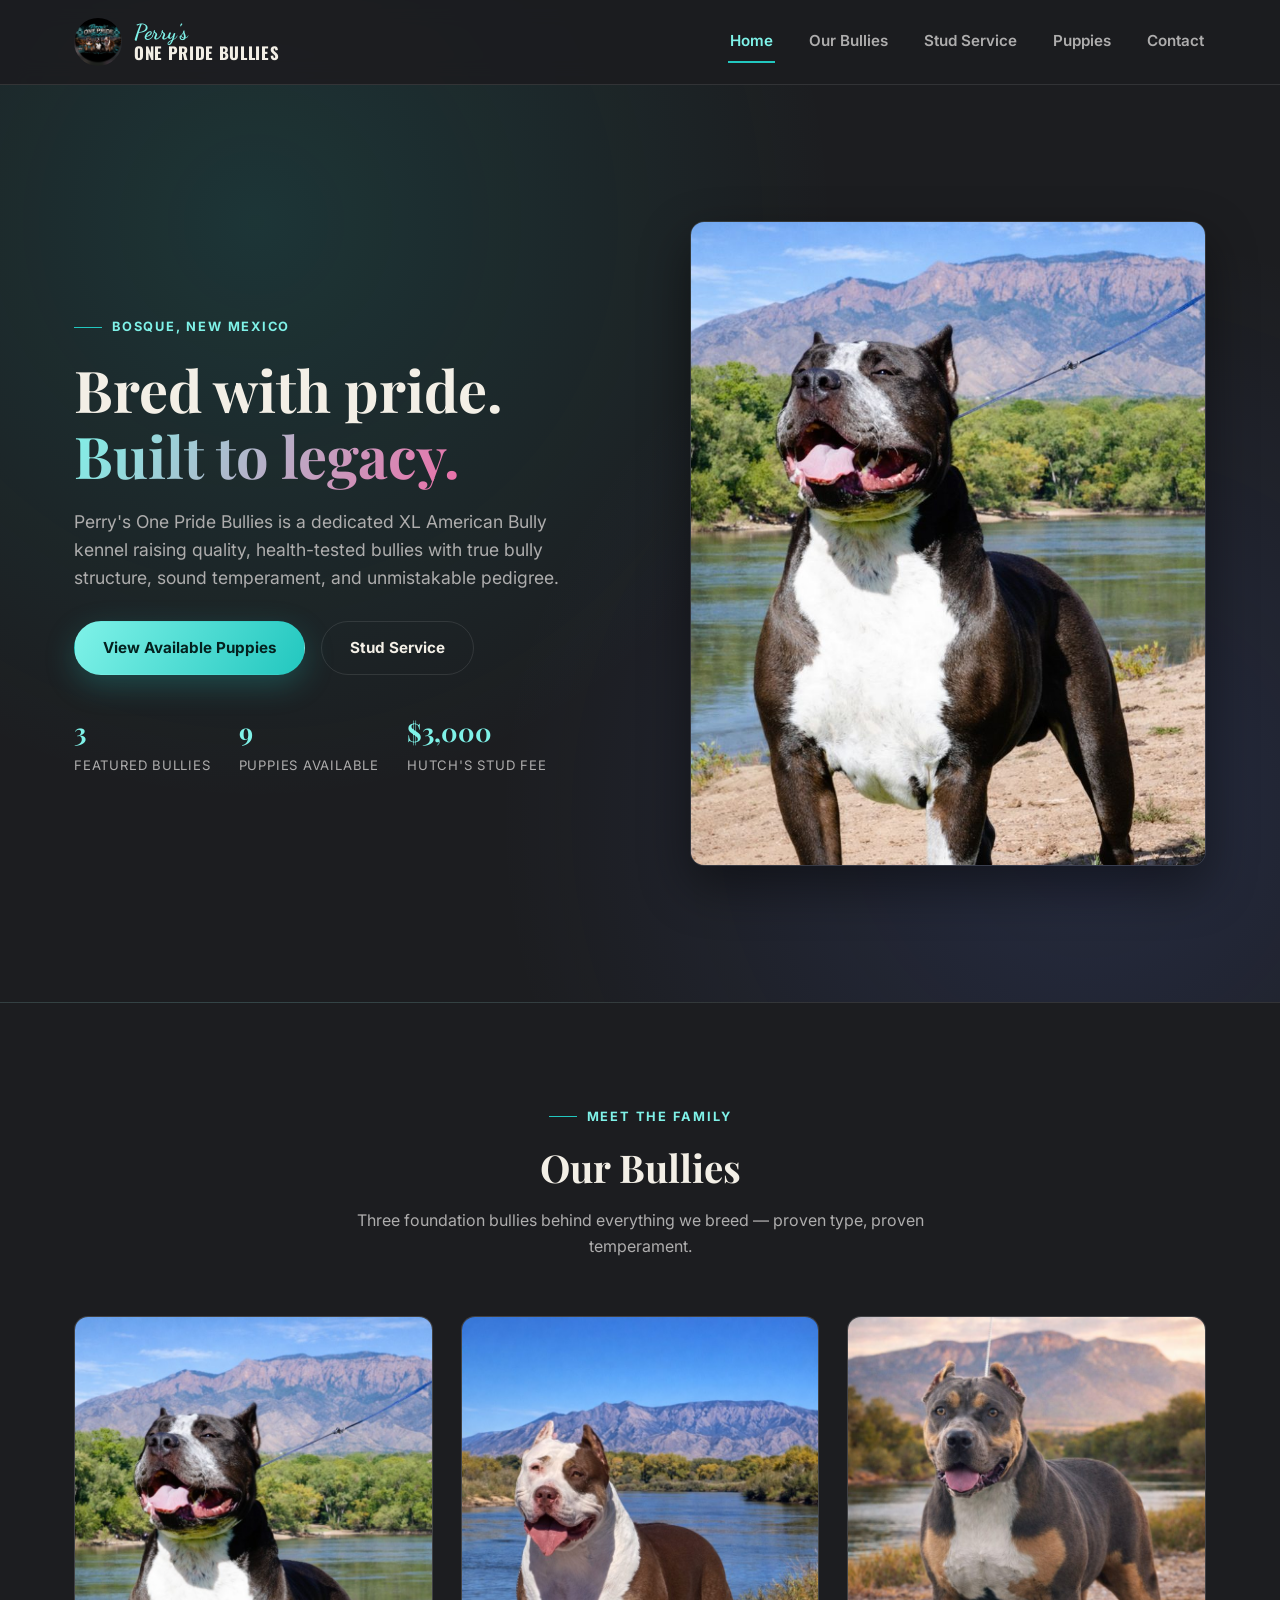
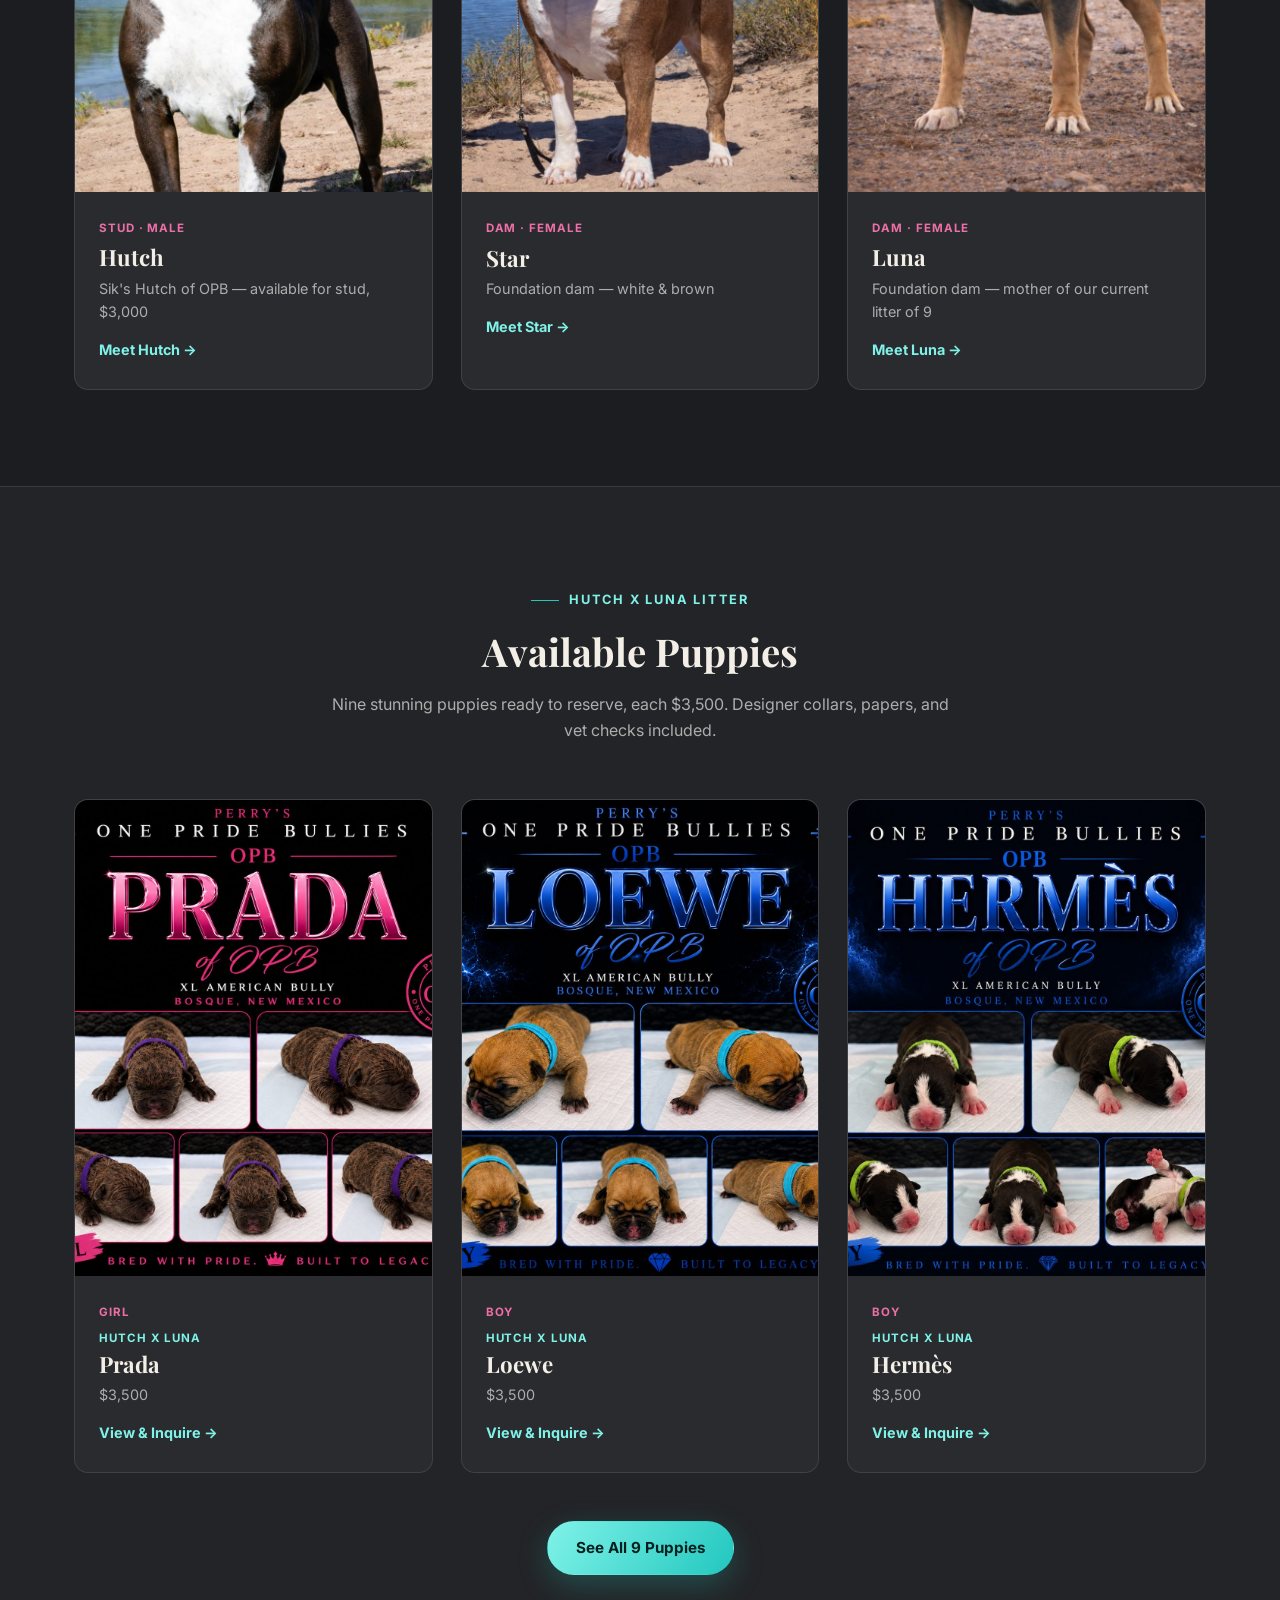
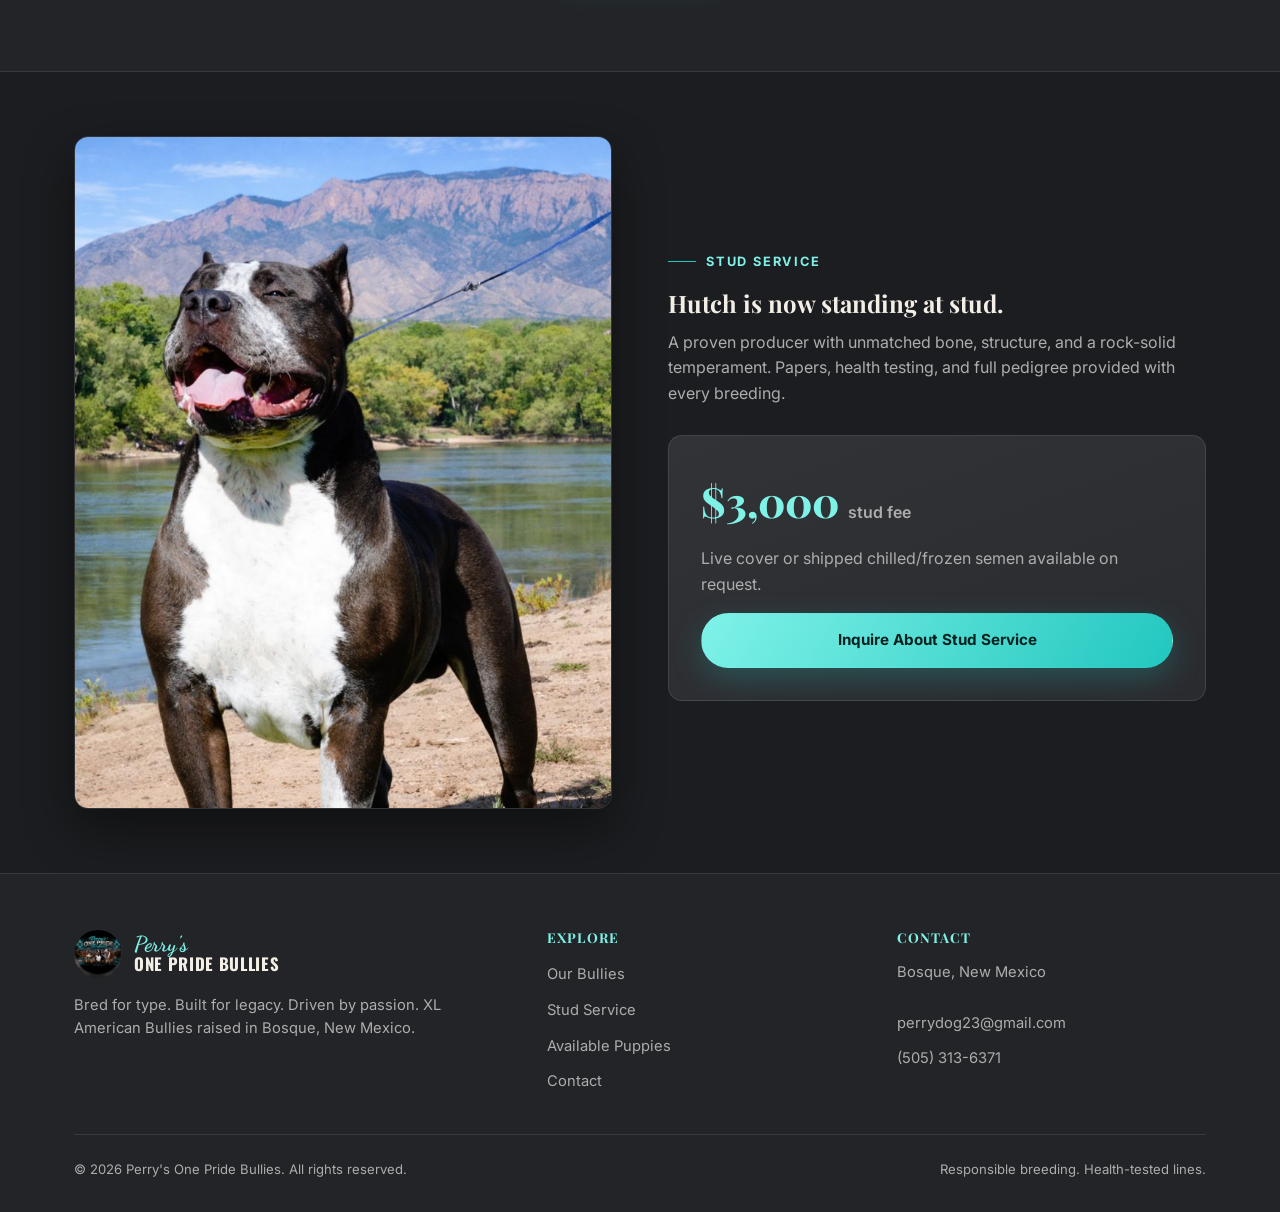
<file: index.html>
<!doctype html>
<html lang="en">
<head>
<meta charset="UTF-8">
<meta name="viewport" content="width=device-width, initial-scale=1.0">
<title>Perry's One Pride Bullies | XL American Bully Breeder, Bosque NM</title>
<meta name="description" content="Perry's One Pride Bullies (OPB) — XL American Bully breeder in Bosque, New Mexico. Meet Hutch, Star, and Luna. Stud service and available puppies.">
<link rel="preconnect" href="https://fonts.googleapis.com">
<link rel="stylesheet" href="css/styles.css">
</head>
<body>
<div class="smoke-bg" aria-hidden="true"><span></span><span></span><span></span></div>

<header class="site-header">
  <div class="container">
    <a href="index.html" class="brand">
      <img class="zia" src="images/logo.png" alt="Perry's One Pride Bullies logo">
      <span class="brand-text">
        <span class="line1">Perry's</span>
        <span class="line2">One Pride Bullies</span>
      </span>
    </a>
    <nav class="main-nav">
      <a href="index.html" aria-current="page">Home</a>
      <a href="our-bullies.html">Our Bullies</a>
      <a href="stud-service.html">Stud Service</a>
      <a href="puppies.html">Puppies</a>
      <a href="contact.html">Contact</a>
    </nav>
    <button class="nav-toggle" aria-label="Toggle menu" aria-expanded="false">
      <svg viewBox="0 0 24 24" fill="none" stroke-width="2" stroke-linecap="round"><line x1="3" y1="6" x2="21" y2="6"/><line x1="3" y1="12" x2="21" y2="12"/><line x1="3" y1="18" x2="21" y2="18"/></svg>
    </button>
  </div>
</header>

<section class="hero">
  <div class="container">
    <div class="hero-copy">
      <span class="eyebrow">Bosque, New Mexico</span>
      <h1>Bred with pride.<br><span class="accent">Built to legacy.</span></h1>
      <p class="hero-lede">Perry's One Pride Bullies is a dedicated XL American Bully kennel raising quality, health-tested bullies with true bully structure, sound temperament, and unmistakable pedigree.</p>
      <div class="hero-cta">
        <a href="puppies.html" class="btn btn-gold">View Available Puppies</a>
        <a href="stud-service.html" class="btn btn-outline">Stud Service</a>
      </div>
      <div class="hero-stats">
        <div><strong>3</strong><span>Featured Bullies</span></div>
        <div><strong>9</strong><span>Puppies Available</span></div>
        <div><strong>$3,000</strong><span>Hutch's Stud Fee</span></div>
      </div>
    </div>
    <div class="hero-media">
      <img src="images/hutch-main.jpg" alt="Hutch, Perry's One Pride Bullies XL American Bully stud, standing by the Rio Grande with the Sandia Mountains behind him">
    </div>
  </div>
</section>

<section>
  <div class="container">
    <div class="section-head">
      <span class="eyebrow" style="justify-content:center;">Meet the Family</span>
      <h2>Our Bullies</h2>
      <p>Three foundation bullies behind everything we breed — proven type, proven temperament.</p>
    </div>
    <div class="dog-grid">
      <div class="dog-card">
        <div class="media"><img src="images/hutch-main.jpg" alt="Hutch, black and white XL American Bully male"></div>
        <div class="body">
          <span class="tag">Stud &middot; Male</span>
          <h3>Hutch</h3>
          <p class="meta">Sik's Hutch of OPB &mdash; available for stud, $3,000</p>
          <a href="our-bullies.html#hutch" class="card-link">Meet Hutch &rarr;</a>
        </div>
      </div>
      <div class="dog-card">
        <div class="media"><img src="images/star-2.jpg" alt="Star, white and brown XL American Bully female, standing by the Rio Grande with the Sandia Mountains behind her"></div>
        <div class="body">
          <span class="tag">Dam &middot; Female</span>
          <h3>Star</h3>
          <p class="meta">Foundation dam &mdash; white &amp; brown</p>
          <a href="our-bullies.html#star" class="card-link">Meet Star &rarr;</a>
        </div>
      </div>
      <div class="dog-card">
        <div class="media"><img src="images/luna-main.jpg" alt="Luna, grey, white, and tan tri-color XL American Bully female"></div>
        <div class="body">
          <span class="tag">Dam &middot; Female</span>
          <h3>Luna</h3>
          <p class="meta">Foundation dam &mdash; mother of our current litter of 9</p>
          <a href="our-bullies.html#luna" class="card-link">Meet Luna &rarr;</a>
        </div>
      </div>
    </div>
  </div>
</section>

<section class="section-alt">
  <div class="container">
    <div class="section-head">
      <span class="eyebrow" style="justify-content:center;">Hutch x Luna Litter</span>
      <h2>Available Puppies</h2>
      <p>Nine stunning puppies ready to reserve, each $3,500. Designer collars, papers, and vet checks included.</p>
    </div>
    <div class="dog-grid">
      <div class="dog-card">
        <div class="media"><img src="images/puppy-prada.jpg" alt="OPB Prada, girl XL American Bully puppy"></div>
        <div class="body">
          <span class="tag">Girl</span>
          <span class="cross-tag" style="color:var(--gold-bright);font-size:.72rem;font-weight:700;text-transform:uppercase;letter-spacing:.08em;display:block;margin-bottom:4px;">Hutch x Luna</span>
          <h3>Prada</h3>
          <p class="meta">$3,500</p>
          <a href="puppies.html#prada" class="card-link">View &amp; Inquire &rarr;</a>
        </div>
      </div>
      <div class="dog-card">
        <div class="media"><img src="images/puppy-loewe.jpg" alt="OPB Loewe, boy XL American Bully puppy"></div>
        <div class="body">
          <span class="tag">Boy</span>
          <span class="cross-tag" style="color:var(--gold-bright);font-size:.72rem;font-weight:700;text-transform:uppercase;letter-spacing:.08em;display:block;margin-bottom:4px;">Hutch x Luna</span>
          <h3>Loewe</h3>
          <p class="meta">$3,500</p>
          <a href="puppies.html#loewe" class="card-link">View &amp; Inquire &rarr;</a>
        </div>
      </div>
      <div class="dog-card">
        <div class="media"><img src="images/puppy-hermes.jpg" alt="OPB Hermes, boy XL American Bully puppy"></div>
        <div class="body">
          <span class="tag">Boy</span>
          <span class="cross-tag" style="color:var(--gold-bright);font-size:.72rem;font-weight:700;text-transform:uppercase;letter-spacing:.08em;display:block;margin-bottom:4px;">Hutch x Luna</span>
          <h3>Herm&egrave;s</h3>
          <p class="meta">$3,500</p>
          <a href="puppies.html#hermes" class="card-link">View &amp; Inquire &rarr;</a>
        </div>
      </div>
    </div>
    <div class="text-center mt-lg">
      <a href="puppies.html" class="btn btn-gold">See All 9 Puppies</a>
    </div>
  </div>
</section>

<section class="tight">
  <div class="container">
    <div class="stud-hero">
      <img src="images/hutch-main.jpg" alt="Hutch standing proudly, available for stud service">
      <div>
        <span class="eyebrow">Stud Service</span>
        <h2>Hutch is now standing at stud.</h2>
        <p>A proven producer with unmatched bone, structure, and a rock-solid temperament. Papers, health testing, and full pedigree provided with every breeding.</p>
        <div class="price-card">
          <div class="price">$3,000 <span>stud fee</span></div>
          <p style="margin-top:12px;">Live cover or shipped chilled/frozen semen available on request.</p>
          <a href="stud-service.html" class="btn btn-gold btn-block">Inquire About Stud Service</a>
        </div>
      </div>
    </div>
  </div>
</section>

<footer class="site-footer">
  <div class="container">
    <div class="footer-grid">
      <div>
        <a href="index.html" class="brand" style="margin-bottom:16px;">
          <img class="zia" src="images/logo.png" alt="Perry's One Pride Bullies logo">
          <span class="brand-text"><span class="line1">Perry's</span><span class="line2">One Pride Bullies</span></span>
        </a>
        <p>Bred for type. Built for legacy. Driven by passion. XL American Bullies raised in Bosque, New Mexico.</p>
      </div>
      <div>
        <h4>Explore</h4>
        <ul>
          <li><a href="our-bullies.html">Our Bullies</a></li>
          <li><a href="stud-service.html">Stud Service</a></li>
          <li><a href="puppies.html">Available Puppies</a></li>
          <li><a href="contact.html">Contact</a></li>
        </ul>
      </div>
      <div>
        <h4>Contact</h4>
        <ul>
          <li><p>Bosque, New Mexico</p></li>
          <li><a href="mailto:perrydog23@gmail.com">perrydog23@gmail.com</a></li>
          <li><a href="tel:+15053136371">(505) 313-6371</a></li>
        </ul>
      </div>
    </div>
    <div class="footer-bottom">
      <span>&copy; 2026 Perry's One Pride Bullies. All rights reserved.</span>
      <span>Responsible breeding. Health-tested lines.</span>
    </div>
  </div>
</footer>

<script src="js/main.js"></script>
</body>
</html>
</file>
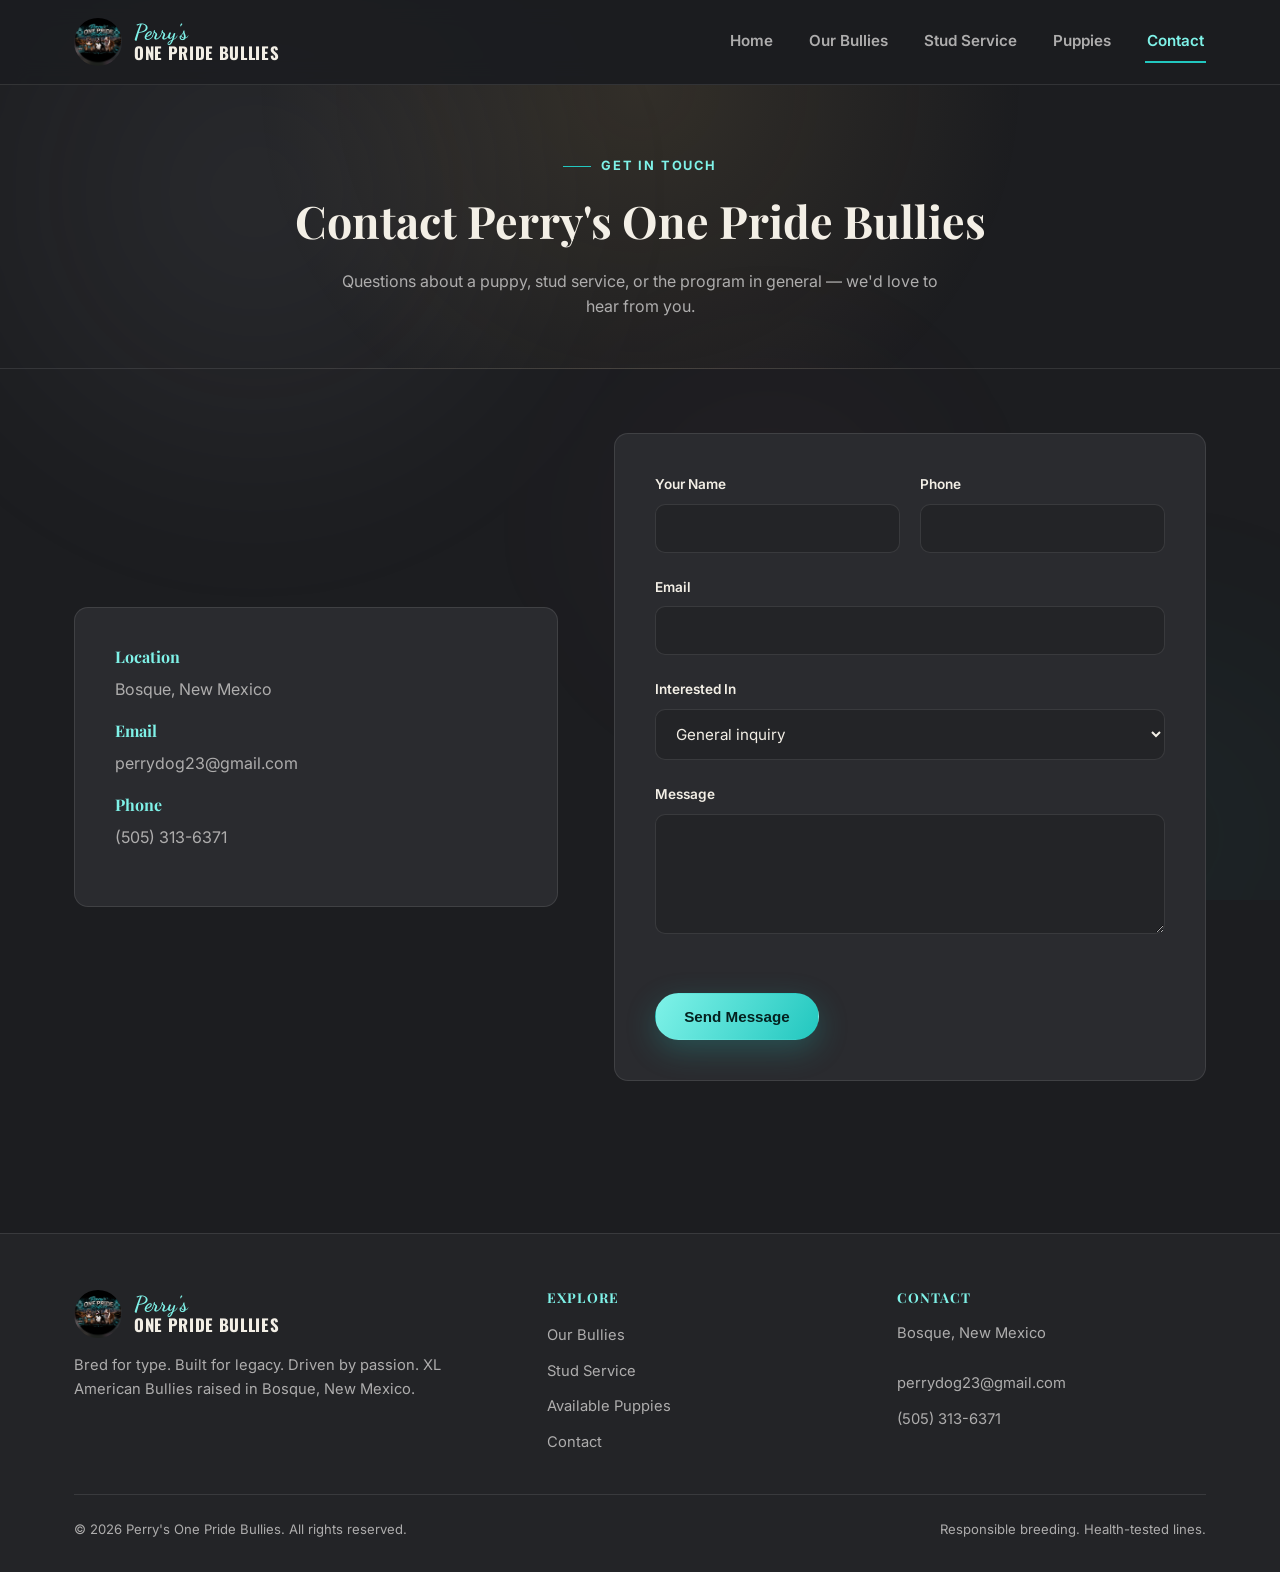
<file: contact.html>
<!doctype html>
<html lang="en">
<head>
<meta charset="UTF-8">
<meta name="viewport" content="width=device-width, initial-scale=1.0">
<title>Contact | Perry's One Pride Bullies</title>
<meta name="description" content="Contact Perry's One Pride Bullies in Bosque, New Mexico about puppies, stud service, or general questions.">
<link rel="preconnect" href="https://fonts.googleapis.com">
<link rel="stylesheet" href="css/styles.css">
</head>
<body>
<div class="smoke-bg" aria-hidden="true"><span></span><span></span><span></span></div>

<header class="site-header">
  <div class="container">
    <a href="index.html" class="brand">
      <img class="zia" src="images/logo.png" alt="Perry's One Pride Bullies logo">
      <span class="brand-text"><span class="line1">Perry's</span><span class="line2">One Pride Bullies</span></span>
    </a>
    <nav class="main-nav">
      <a href="index.html">Home</a>
      <a href="our-bullies.html">Our Bullies</a>
      <a href="stud-service.html">Stud Service</a>
      <a href="puppies.html">Puppies</a>
      <a href="contact.html" aria-current="page">Contact</a>
    </nav>
    <button class="nav-toggle" aria-label="Toggle menu" aria-expanded="false">
      <svg viewBox="0 0 24 24" fill="none" stroke-width="2" stroke-linecap="round"><line x1="3" y1="6" x2="21" y2="6"/><line x1="3" y1="12" x2="21" y2="12"/><line x1="3" y1="18" x2="21" y2="18"/></svg>
    </button>
  </div>
</header>

<section class="page-hero">
  <div class="container">
    <span class="eyebrow" style="justify-content:center;">Get In Touch</span>
    <h1>Contact Perry's One Pride Bullies</h1>
    <p>Questions about a puppy, stud service, or the program in general &mdash; we'd love to hear from you.</p>
  </div>
</section>

<section class="tight">
  <div class="container">
    <div class="profile" style="padding-top:0;">
      <div class="profile-media">
        <div class="form-card">
          <div class="field" style="margin-bottom:20px;">
            <h4 style="font-family:'Playfair Display',serif;color:var(--gold-bright);margin-bottom:10px;">Location</h4>
            <p>Bosque, New Mexico</p>
          </div>
          <div class="field" style="margin-bottom:20px;">
            <h4 style="font-family:'Playfair Display',serif;color:var(--gold-bright);margin-bottom:10px;">Email</h4>
            <p><a href="mailto:perrydog23@gmail.com">perrydog23@gmail.com</a></p>
          </div>
          <div class="field">
            <h4 style="font-family:'Playfair Display',serif;color:var(--gold-bright);margin-bottom:10px;">Phone</h4>
            <p><a href="tel:+15053136371">(505) 313-6371</a></p>
          </div>
        </div>
      </div>
      <div class="profile-copy">
        <form class="form-card" action="https://formsubmit.co/perrydog23@gmail.com" method="POST">
          <input type="hidden" name="_subject" value="New website inquiry — Perry's One Pride Bullies">
          <input type="hidden" name="_template" value="table">
          <input type="hidden" name="_captcha" value="false">
          <input type="hidden" name="_next" value="https://nperry2525-source.github.io/perry-sOPB/thank-you.html">
          <input type="text" name="_honey" style="display:none" tabindex="-1" autocomplete="off">
          <div class="form-grid">
            <div class="field">
              <label for="c-name">Your Name</label>
              <input type="text" id="c-name" name="Name" required>
            </div>
            <div class="field">
              <label for="c-phone">Phone</label>
              <input type="tel" id="c-phone" name="Phone">
            </div>
            <div class="field full">
              <label for="c-email">Email</label>
              <input type="email" id="c-email" name="Email" required>
            </div>
            <div class="field full">
              <label for="puppy-interest">Interested In</label>
              <select id="puppy-interest" name="Interest">
                <option value="General inquiry">General inquiry</option>
                <option value="Prada">Puppy &mdash; Prada</option>
                <option value="Loewe">Puppy &mdash; Loewe</option>
                <option value="Hermes">Puppy &mdash; Herm&egrave;s</option>
                <option value="Burberry">Puppy &mdash; Burberry</option>
                <option value="Louis">Puppy &mdash; Louis</option>
                <option value="Versace">Puppy &mdash; Versace</option>
                <option value="Gucci">Puppy &mdash; Gucci</option>
                <option value="Dior">Puppy &mdash; Dior</option>
                <option value="Chanel">Puppy &mdash; Chanel</option>
                <option value="Hutch stud service">Hutch &mdash; Stud Service</option>
              </select>
            </div>
            <div class="field full">
              <label for="c-message">Message</label>
              <textarea id="c-message" name="Message" required></textarea>
            </div>
          </div>
          <button type="submit" class="btn btn-gold mt-lg">Send Message</button>
        </form>
      </div>
    </div>
  </div>
</section>

<footer class="site-footer">
  <div class="container">
    <div class="footer-grid">
      <div>
        <a href="index.html" class="brand" style="margin-bottom:16px;">
          <img class="zia" src="images/logo.png" alt="Perry's One Pride Bullies logo">
          <span class="brand-text"><span class="line1">Perry's</span><span class="line2">One Pride Bullies</span></span>
        </a>
        <p>Bred for type. Built for legacy. Driven by passion. XL American Bullies raised in Bosque, New Mexico.</p>
      </div>
      <div>
        <h4>Explore</h4>
        <ul>
          <li><a href="our-bullies.html">Our Bullies</a></li>
          <li><a href="stud-service.html">Stud Service</a></li>
          <li><a href="puppies.html">Available Puppies</a></li>
          <li><a href="contact.html">Contact</a></li>
        </ul>
      </div>
      <div>
        <h4>Contact</h4>
        <ul>
          <li><p>Bosque, New Mexico</p></li>
          <li><a href="mailto:perrydog23@gmail.com">perrydog23@gmail.com</a></li>
          <li><a href="tel:+15053136371">(505) 313-6371</a></li>
        </ul>
      </div>
    </div>
    <div class="footer-bottom">
      <span>&copy; 2026 Perry's One Pride Bullies. All rights reserved.</span>
      <span>Responsible breeding. Health-tested lines.</span>
    </div>
  </div>
</footer>

<script src="js/main.js"></script>
</body>
</html>
</file>
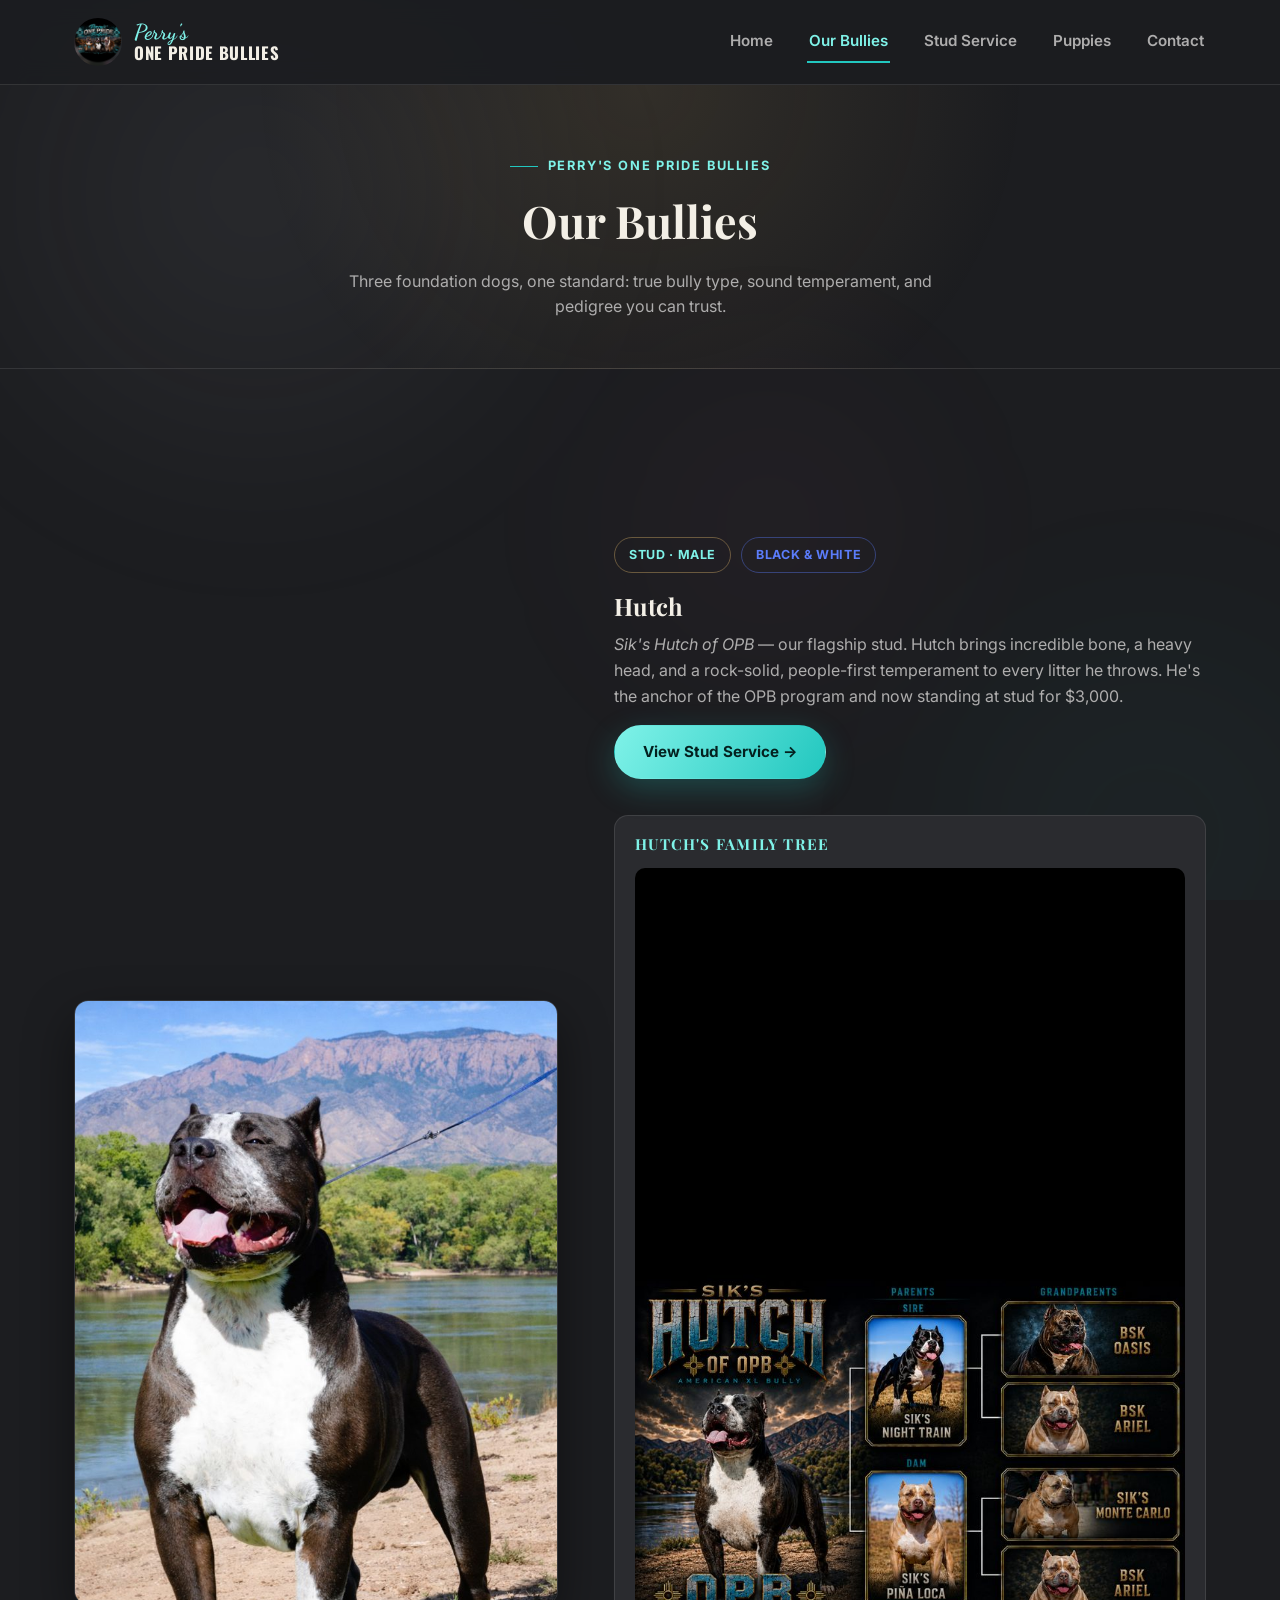
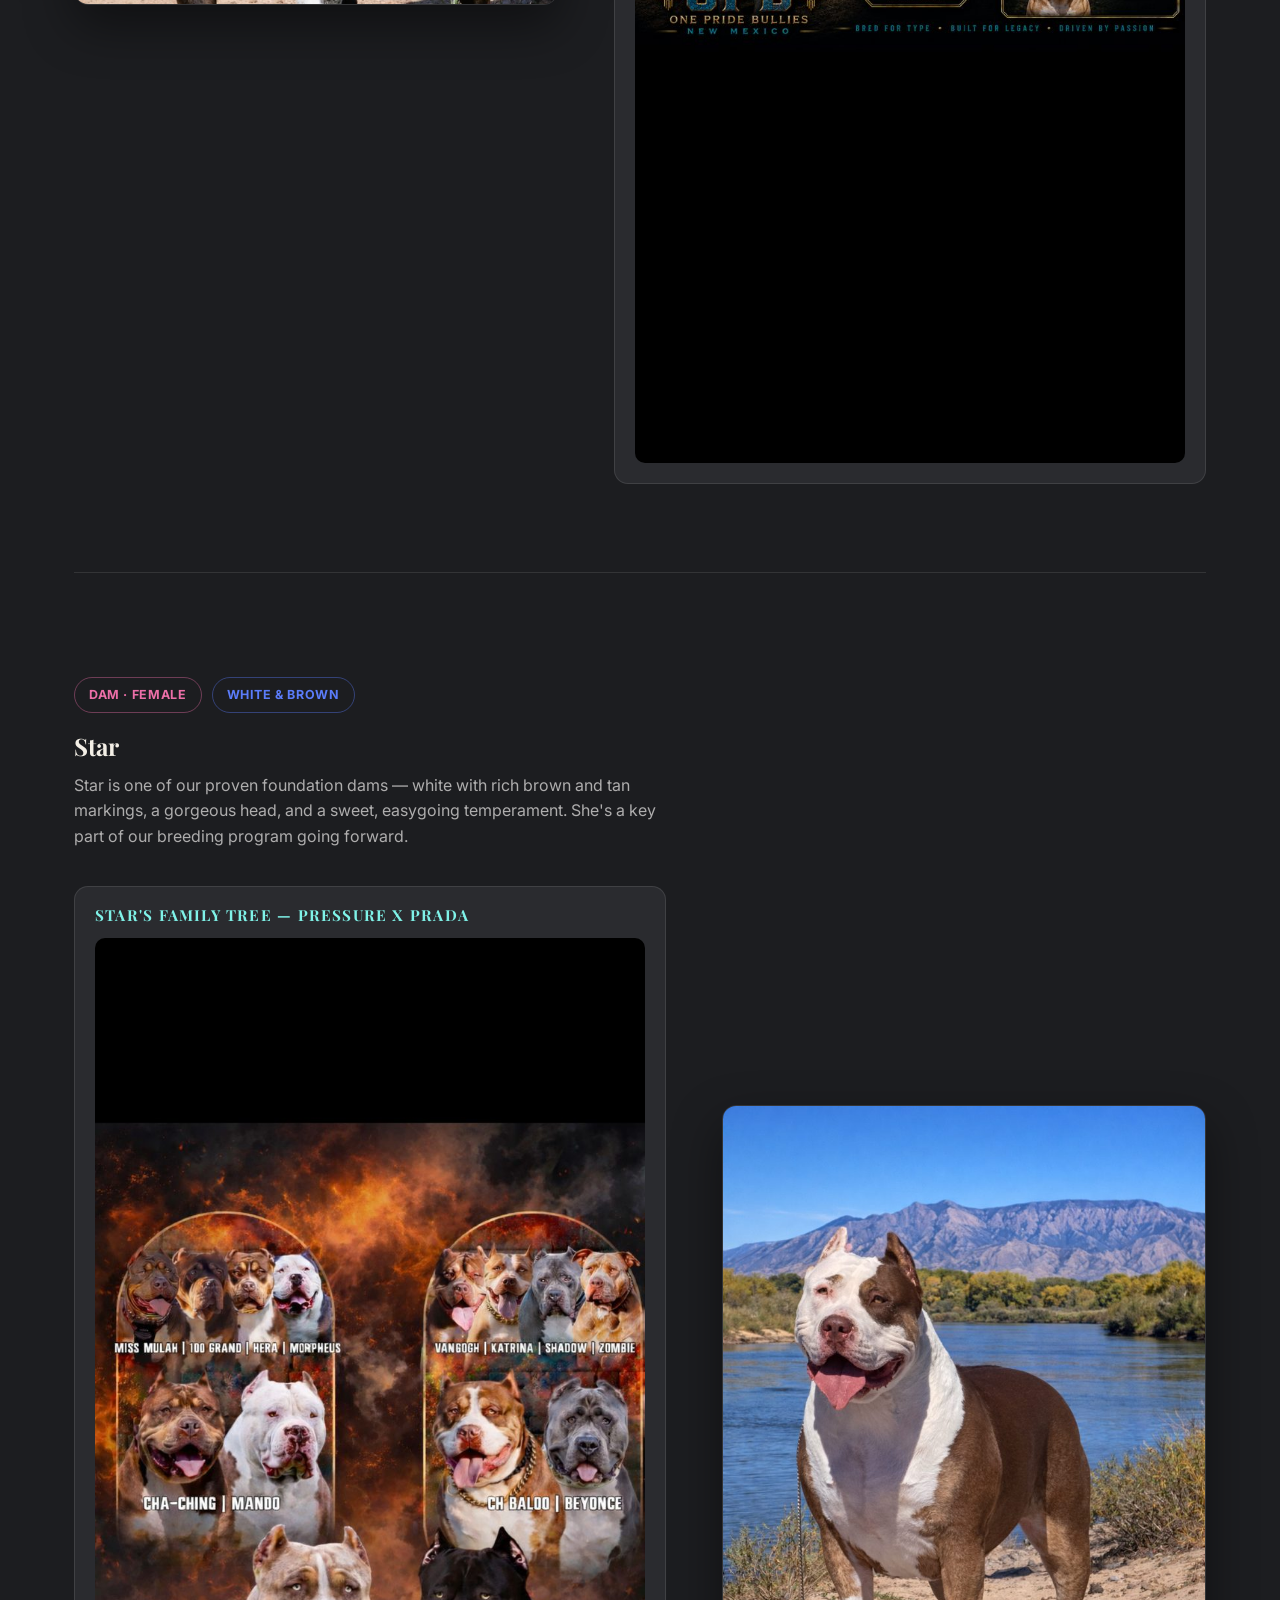
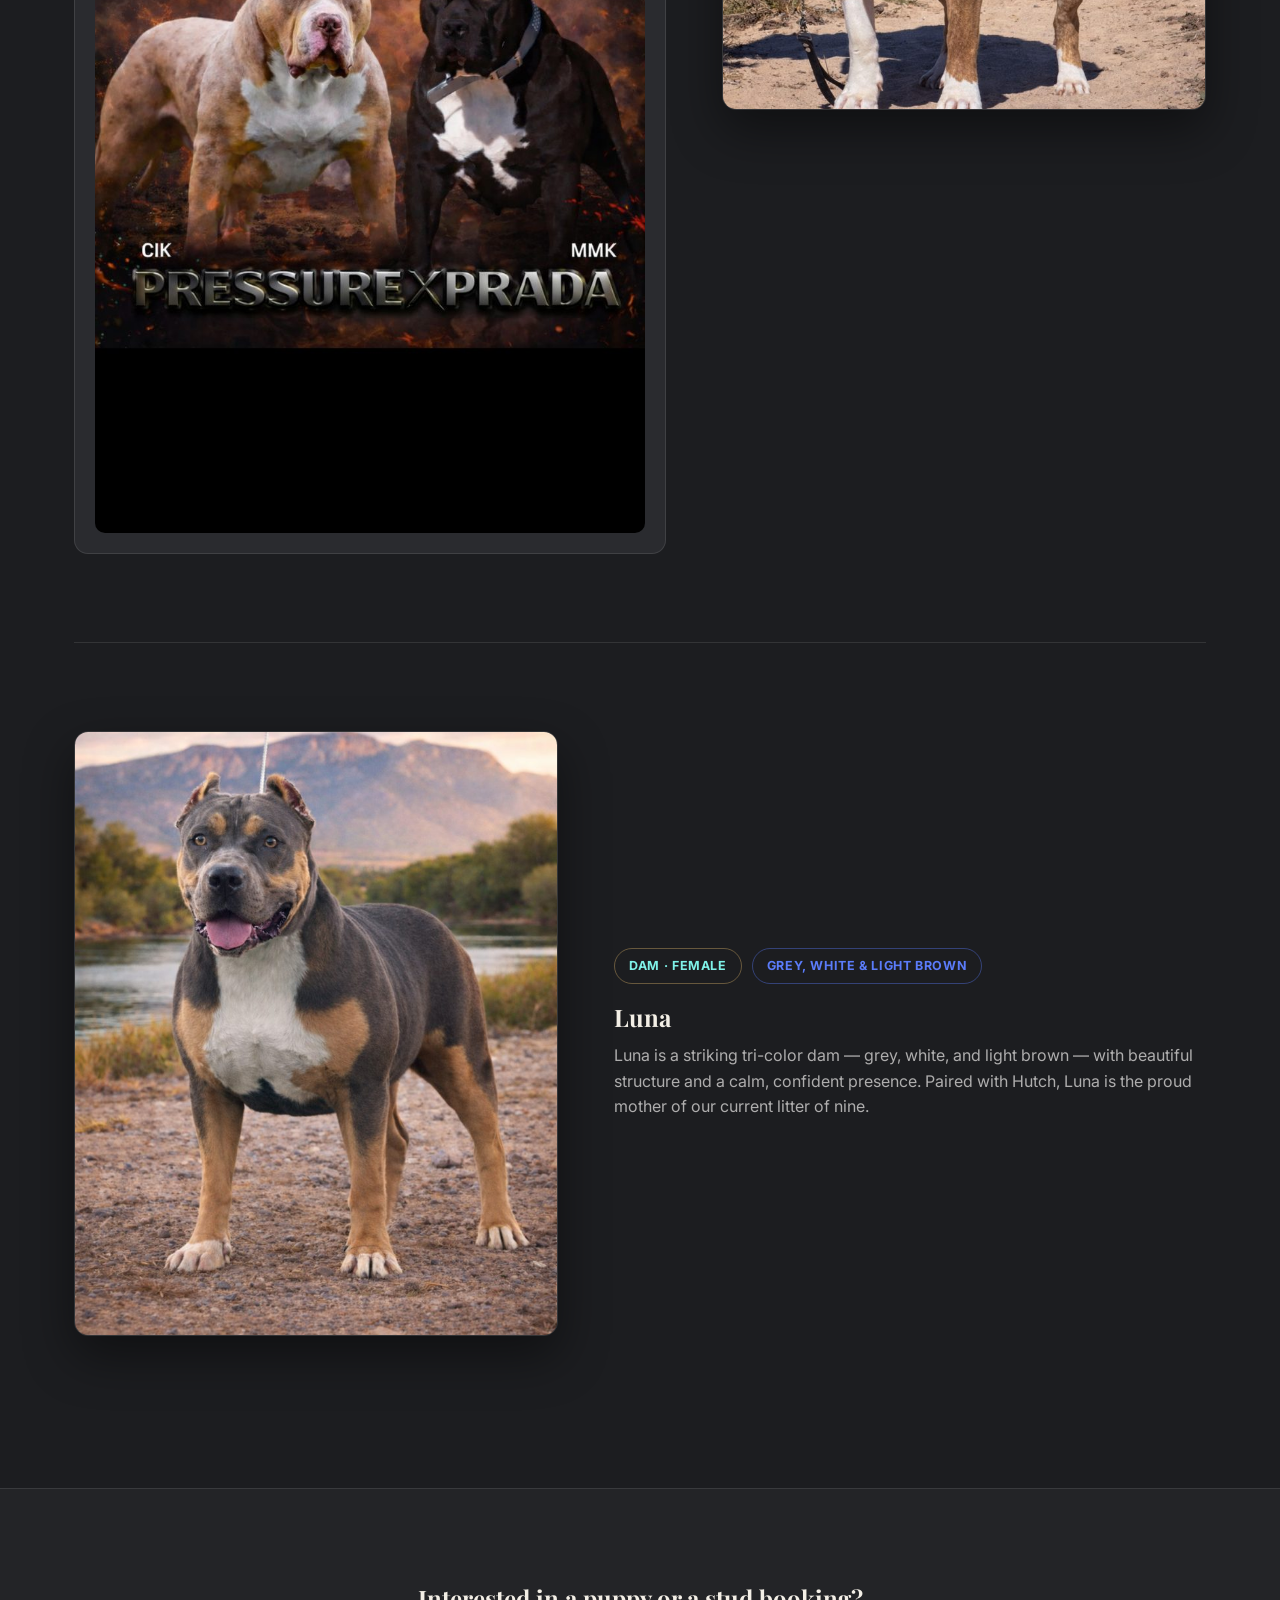
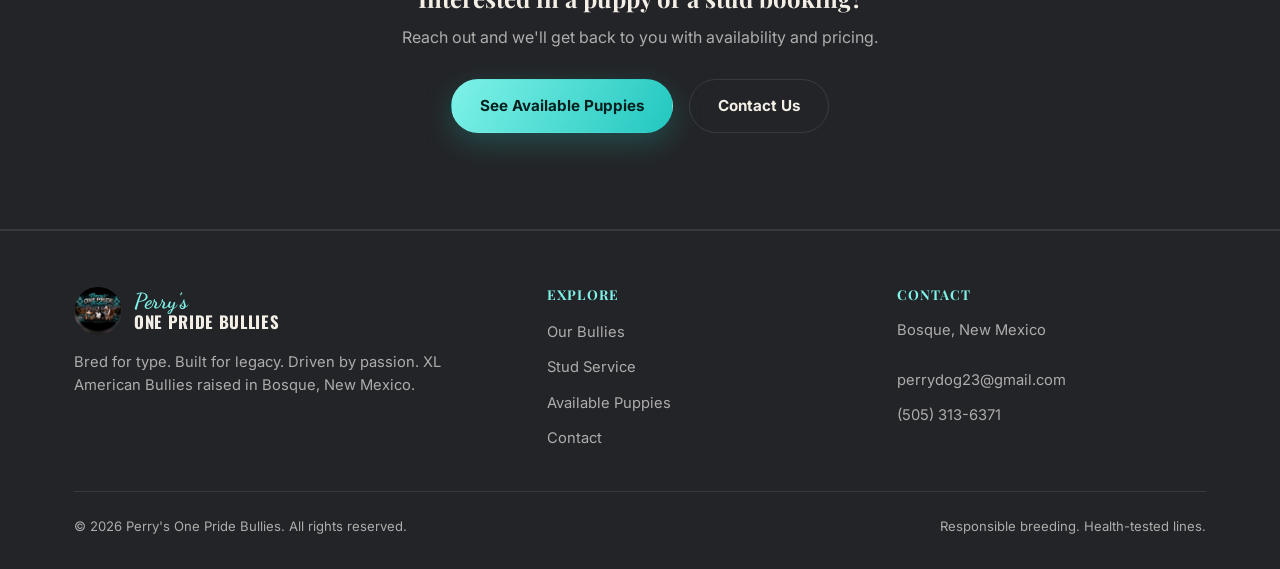
<file: our-bullies.html>
<!doctype html>
<html lang="en">
<head>
<meta charset="UTF-8">
<meta name="viewport" content="width=device-width, initial-scale=1.0">
<title>Our Bullies | Hutch, Star &amp; Luna | Perry's One Pride Bullies</title>
<meta name="description" content="Meet Hutch, Star, and Luna — the foundation XL American Bullies of Perry's One Pride Bullies in Bosque, New Mexico.">
<link rel="preconnect" href="https://fonts.googleapis.com">
<link rel="stylesheet" href="css/styles.css">
</head>
<body>
<div class="smoke-bg" aria-hidden="true"><span></span><span></span><span></span></div>

<header class="site-header">
  <div class="container">
    <a href="index.html" class="brand">
      <img class="zia" src="images/logo.png" alt="Perry's One Pride Bullies logo">
      <span class="brand-text"><span class="line1">Perry's</span><span class="line2">One Pride Bullies</span></span>
    </a>
    <nav class="main-nav">
      <a href="index.html">Home</a>
      <a href="our-bullies.html" aria-current="page">Our Bullies</a>
      <a href="stud-service.html">Stud Service</a>
      <a href="puppies.html">Puppies</a>
      <a href="contact.html">Contact</a>
    </nav>
    <button class="nav-toggle" aria-label="Toggle menu" aria-expanded="false">
      <svg viewBox="0 0 24 24" fill="none" stroke-width="2" stroke-linecap="round"><line x1="3" y1="6" x2="21" y2="6"/><line x1="3" y1="12" x2="21" y2="12"/><line x1="3" y1="18" x2="21" y2="18"/></svg>
    </button>
  </div>
</header>

<section class="page-hero">
  <div class="container">
    <span class="eyebrow" style="justify-content:center;">Perry's One Pride Bullies</span>
    <h1>Our Bullies</h1>
    <p>Three foundation dogs, one standard: true bully type, sound temperament, and pedigree you can trust.</p>
  </div>
</section>

<section class="tight">
  <div class="container">
    <div class="profile" id="hutch">
      <div class="profile-media">
        <img src="images/hutch-main.jpg" alt="Hutch standing by the Rio Grande with the Sandia Mountains behind him">
      </div>
      <div class="profile-copy">
        <div class="profile-badges">
          <span class="badge gold">Stud &middot; Male</span>
          <span class="badge blue">Black &amp; White</span>
        </div>
        <h2>Hutch</h2>
        <p><em>Sik's Hutch of OPB</em> &mdash; our flagship stud. Hutch brings incredible bone, a heavy head, and a rock-solid, people-first temperament to every litter he throws. He's the anchor of the OPB program and now standing at stud for $3,000.</p>
        <a href="stud-service.html" class="btn btn-gold">View Stud Service &rarr;</a>

        <div class="family-tree">
          <h4>Hutch's Family Tree</h4>
          <img src="images/hutch-family-tree.jpg" alt="Hutch's pedigree: Sire Sik's Night Train, Dam Sik's Piña Loca, grandparents BSK Oasis, BSK Ariel, Sik's Monte Carlo, BSK Ariel">
        </div>
      </div>
    </div>

    <div class="profile reverse" id="star">
      <div class="profile-media">
        <img src="images/star-2.jpg" alt="Star standing by the Rio Grande with the Sandia Mountains behind her">
      </div>
      <div class="profile-copy">
        <div class="profile-badges">
          <span class="badge pink">Dam &middot; Female</span>
          <span class="badge blue">White &amp; Brown</span>
        </div>
        <h2>Star</h2>
        <p>Star is one of our proven foundation dams &mdash; white with rich brown and tan markings, a gorgeous head, and a sweet, easygoing temperament. She's a key part of our breeding program going forward.</p>

        <div class="family-tree">
          <h4>Star's Family Tree &mdash; Pressure x Prada</h4>
          <img src="images/star-family-tree.jpg" alt="Pressure x Prada pedigree graphic showing CIK and MMK lines including Miss Mulah, 100 Grand, Hera, Morpheus, Vangogh, Katrina, Shadow, Zombie, Cha-Ching, Mando, CH Baloo and Beyonce">
        </div>
      </div>
    </div>

    <div class="profile" id="luna">
      <div class="profile-media">
        <img src="images/luna-main.jpg" alt="Luna, grey, white and tan tri-color bully, standing on the riverbank at sunset">
      </div>
      <div class="profile-copy">
        <div class="profile-badges">
          <span class="badge gold">Dam &middot; Female</span>
          <span class="badge blue">Grey, White &amp; Light Brown</span>
        </div>
        <h2>Luna</h2>
        <p>Luna is a striking tri-color dam &mdash; grey, white, and light brown &mdash; with beautiful structure and a calm, confident presence. Paired with Hutch, Luna is the proud mother of our current litter of nine.</p>
      </div>
    </div>
  </div>
</section>

<section class="section-alt text-center">
  <div class="container">
    <h2>Interested in a puppy or a stud booking?</h2>
    <p>Reach out and we'll get back to you with availability and pricing.</p>
    <div class="hero-cta" style="justify-content:center;">
      <a href="puppies.html" class="btn btn-gold">See Available Puppies</a>
      <a href="contact.html" class="btn btn-outline">Contact Us</a>
    </div>
  </div>
</section>

<footer class="site-footer">
  <div class="container">
    <div class="footer-grid">
      <div>
        <a href="index.html" class="brand" style="margin-bottom:16px;">
          <img class="zia" src="images/logo.png" alt="Perry's One Pride Bullies logo">
          <span class="brand-text"><span class="line1">Perry's</span><span class="line2">One Pride Bullies</span></span>
        </a>
        <p>Bred for type. Built for legacy. Driven by passion. XL American Bullies raised in Bosque, New Mexico.</p>
      </div>
      <div>
        <h4>Explore</h4>
        <ul>
          <li><a href="our-bullies.html">Our Bullies</a></li>
          <li><a href="stud-service.html">Stud Service</a></li>
          <li><a href="puppies.html">Available Puppies</a></li>
          <li><a href="contact.html">Contact</a></li>
        </ul>
      </div>
      <div>
        <h4>Contact</h4>
        <ul>
          <li><p>Bosque, New Mexico</p></li>
          <li><a href="mailto:perrydog23@gmail.com">perrydog23@gmail.com</a></li>
          <li><a href="tel:+15053136371">(505) 313-6371</a></li>
        </ul>
      </div>
    </div>
    <div class="footer-bottom">
      <span>&copy; 2026 Perry's One Pride Bullies. All rights reserved.</span>
      <span>Responsible breeding. Health-tested lines.</span>
    </div>
  </div>
</footer>

<script src="js/main.js"></script>
</body>
</html>
</file>
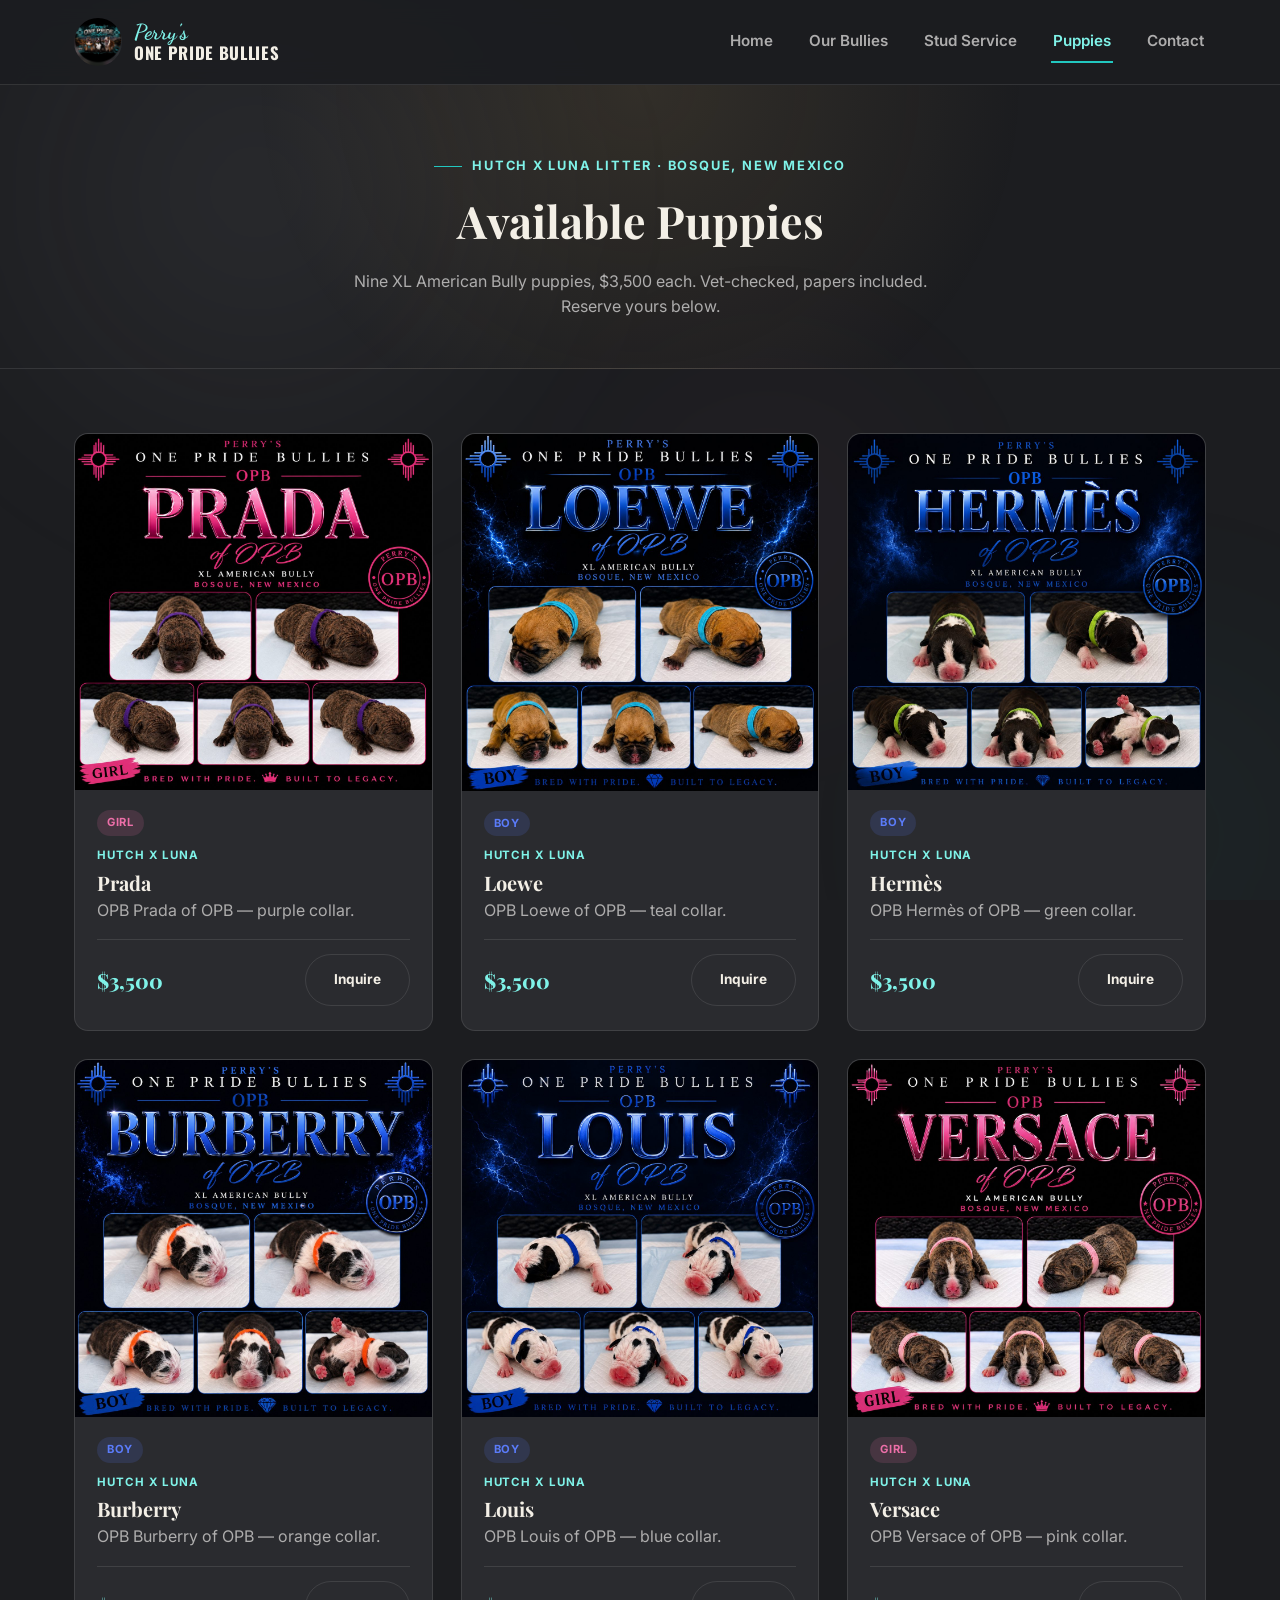
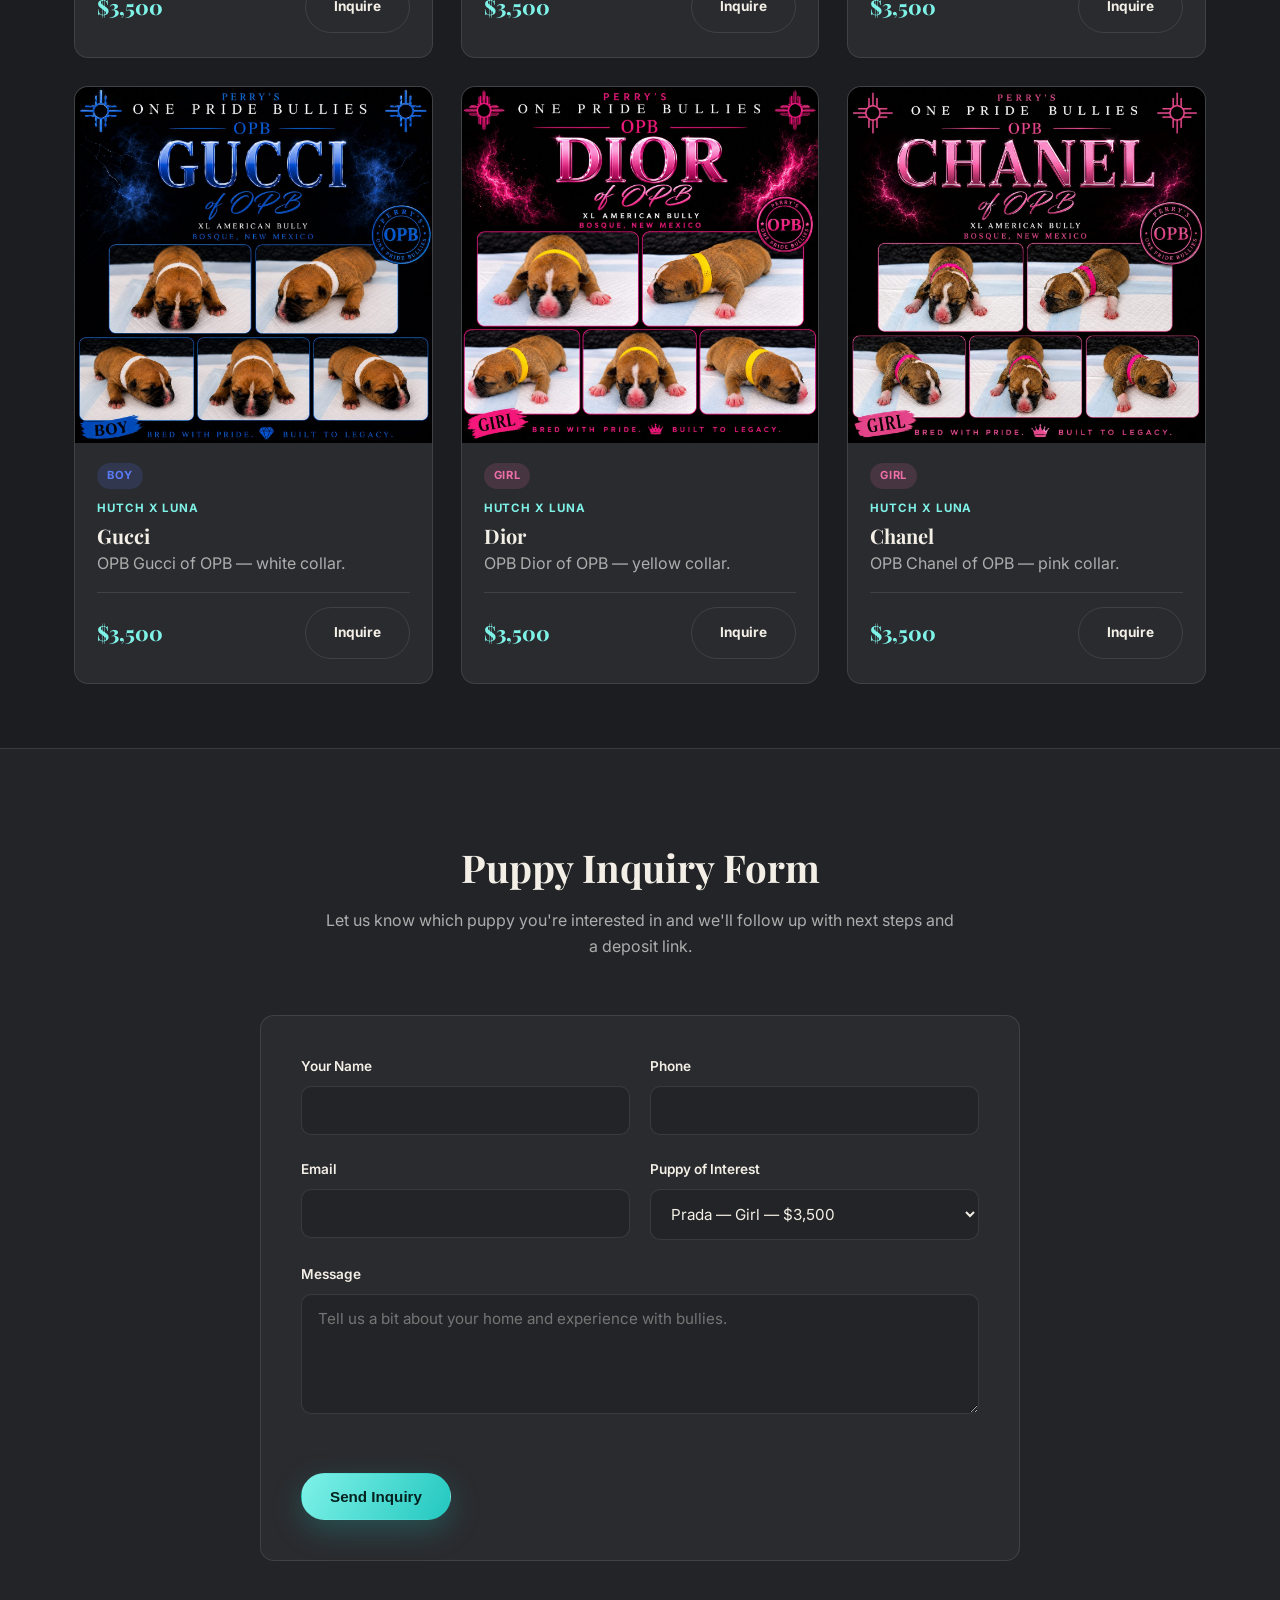
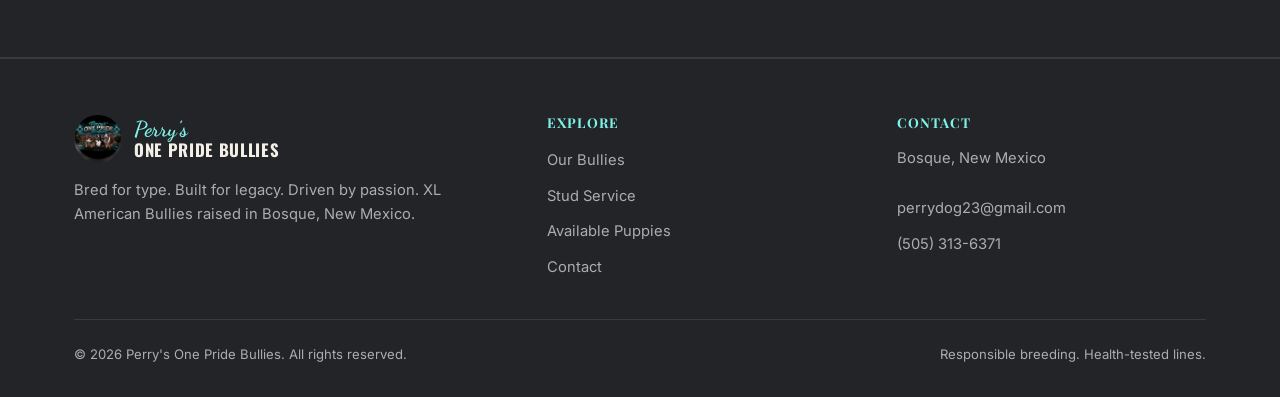
<file: puppies.html>
<!doctype html>
<html lang="en">
<head>
<meta charset="UTF-8">
<meta name="viewport" content="width=device-width, initial-scale=1.0">
<title>Available Puppies | Perry's One Pride Bullies</title>
<meta name="description" content="Nine XL American Bully puppies available from Perry's One Pride Bullies — Prada, Loewe, Hermès, Burberry, Louis, Versace, Gucci, Dior, and Chanel. $3,500 each.">
<link rel="preconnect" href="https://fonts.googleapis.com">
<link rel="stylesheet" href="css/styles.css">
</head>
<body>
<div class="smoke-bg" aria-hidden="true"><span></span><span></span><span></span></div>

<header class="site-header">
  <div class="container">
    <a href="index.html" class="brand">
      <img class="zia" src="images/logo.png" alt="Perry's One Pride Bullies logo">
      <span class="brand-text"><span class="line1">Perry's</span><span class="line2">One Pride Bullies</span></span>
    </a>
    <nav class="main-nav">
      <a href="index.html">Home</a>
      <a href="our-bullies.html">Our Bullies</a>
      <a href="stud-service.html">Stud Service</a>
      <a href="puppies.html" aria-current="page">Puppies</a>
      <a href="contact.html">Contact</a>
    </nav>
    <button class="nav-toggle" aria-label="Toggle menu" aria-expanded="false">
      <svg viewBox="0 0 24 24" fill="none" stroke-width="2" stroke-linecap="round"><line x1="3" y1="6" x2="21" y2="6"/><line x1="3" y1="12" x2="21" y2="12"/><line x1="3" y1="18" x2="21" y2="18"/></svg>
    </button>
  </div>
</header>

<section class="page-hero">
  <div class="container">
    <span class="eyebrow" style="justify-content:center;">Hutch x Luna Litter &middot; Bosque, New Mexico</span>
    <h1>Available Puppies</h1>
    <p>Nine XL American Bully puppies, $3,500 each. Vet-checked, papers included. Reserve yours below.</p>
  </div>
</section>

<section class="tight">
  <div class="container">
    <div class="puppy-grid">

      <div class="puppy-card" id="prada">
        <div class="media"><img src="images/puppy-prada.jpg" alt="OPB Prada, girl XL American Bully puppy, purple collar"></div>
        <div class="body">
          <span class="sex-tag girl">Girl</span>
          <span class="cross-tag">Hutch x Luna</span>
          <h3>Prada</h3>
          <p>OPB Prada of OPB &mdash; purple collar.</p>
          <div class="price-row">
            <span class="amount">$3,500</span>
            <a href="contact.html?puppy=Prada" class="btn btn-outline">Inquire</a>
          </div>
        </div>
      </div>

      <div class="puppy-card" id="loewe">
        <div class="media"><img src="images/puppy-loewe.jpg" alt="OPB Loewe, boy XL American Bully puppy, teal collar"></div>
        <div class="body">
          <span class="sex-tag boy">Boy</span>
          <span class="cross-tag">Hutch x Luna</span>
          <h3>Loewe</h3>
          <p>OPB Loewe of OPB &mdash; teal collar.</p>
          <div class="price-row">
            <span class="amount">$3,500</span>
            <a href="contact.html?puppy=Loewe" class="btn btn-outline">Inquire</a>
          </div>
        </div>
      </div>

      <div class="puppy-card" id="hermes">
        <div class="media"><img src="images/puppy-hermes.jpg" alt="OPB Hermes, boy XL American Bully puppy, green collar"></div>
        <div class="body">
          <span class="sex-tag boy">Boy</span>
          <span class="cross-tag">Hutch x Luna</span>
          <h3>Herm&egrave;s</h3>
          <p>OPB Herm&egrave;s of OPB &mdash; green collar.</p>
          <div class="price-row">
            <span class="amount">$3,500</span>
            <a href="contact.html?puppy=Hermes" class="btn btn-outline">Inquire</a>
          </div>
        </div>
      </div>

      <div class="puppy-card" id="burberry">
        <div class="media"><img src="images/puppy-burberry.jpg" alt="OPB Burberry, boy XL American Bully puppy, orange collar"></div>
        <div class="body">
          <span class="sex-tag boy">Boy</span>
          <span class="cross-tag">Hutch x Luna</span>
          <h3>Burberry</h3>
          <p>OPB Burberry of OPB &mdash; orange collar.</p>
          <div class="price-row">
            <span class="amount">$3,500</span>
            <a href="contact.html?puppy=Burberry" class="btn btn-outline">Inquire</a>
          </div>
        </div>
      </div>

      <div class="puppy-card" id="louis">
        <div class="media"><img src="images/puppy-louis.jpg" alt="OPB Louis, boy XL American Bully puppy, blue collar"></div>
        <div class="body">
          <span class="sex-tag boy">Boy</span>
          <span class="cross-tag">Hutch x Luna</span>
          <h3>Louis</h3>
          <p>OPB Louis of OPB &mdash; blue collar.</p>
          <div class="price-row">
            <span class="amount">$3,500</span>
            <a href="contact.html?puppy=Louis" class="btn btn-outline">Inquire</a>
          </div>
        </div>
      </div>

      <div class="puppy-card" id="versace">
        <div class="media"><img src="images/puppy-versace.jpg" alt="OPB Versace, girl XL American Bully puppy, pink collar"></div>
        <div class="body">
          <span class="sex-tag girl">Girl</span>
          <span class="cross-tag">Hutch x Luna</span>
          <h3>Versace</h3>
          <p>OPB Versace of OPB &mdash; pink collar.</p>
          <div class="price-row">
            <span class="amount">$3,500</span>
            <a href="contact.html?puppy=Versace" class="btn btn-outline">Inquire</a>
          </div>
        </div>
      </div>

      <div class="puppy-card" id="gucci">
        <div class="media"><img src="images/puppy-gucci.jpg" alt="OPB Gucci, boy XL American Bully puppy, white collar"></div>
        <div class="body">
          <span class="sex-tag boy">Boy</span>
          <span class="cross-tag">Hutch x Luna</span>
          <h3>Gucci</h3>
          <p>OPB Gucci of OPB &mdash; white collar.</p>
          <div class="price-row">
            <span class="amount">$3,500</span>
            <a href="contact.html?puppy=Gucci" class="btn btn-outline">Inquire</a>
          </div>
        </div>
      </div>

      <div class="puppy-card" id="dior">
        <div class="media"><img src="images/puppy-dior.jpg" alt="OPB Dior, girl XL American Bully puppy, yellow collar"></div>
        <div class="body">
          <span class="sex-tag girl">Girl</span>
          <span class="cross-tag">Hutch x Luna</span>
          <h3>Dior</h3>
          <p>OPB Dior of OPB &mdash; yellow collar.</p>
          <div class="price-row">
            <span class="amount">$3,500</span>
            <a href="contact.html?puppy=Dior" class="btn btn-outline">Inquire</a>
          </div>
        </div>
      </div>

      <div class="puppy-card" id="chanel">
        <div class="media"><img src="images/puppy-chanel.jpg" alt="OPB Chanel, girl XL American Bully puppy, pink collar"></div>
        <div class="body">
          <span class="sex-tag girl">Girl</span>
          <span class="cross-tag">Hutch x Luna</span>
          <h3>Chanel</h3>
          <p>OPB Chanel of OPB &mdash; pink collar.</p>
          <div class="price-row">
            <span class="amount">$3,500</span>
            <a href="contact.html?puppy=Chanel" class="btn btn-outline">Inquire</a>
          </div>
        </div>
      </div>

    </div>
  </div>
</section>

<section class="section-alt">
  <div class="container">
    <div class="section-head">
      <h2>Puppy Inquiry Form</h2>
      <p>Let us know which puppy you're interested in and we'll follow up with next steps and a deposit link.</p>
    </div>
    <form class="form-card" style="max-width:760px;margin:0 auto;" action="https://formsubmit.co/perrydog23@gmail.com" method="POST">
      <input type="hidden" name="_subject" value="New puppy inquiry — Perry's One Pride Bullies">
      <input type="hidden" name="_template" value="table">
      <input type="hidden" name="_captcha" value="false">
      <input type="hidden" name="_next" value="https://nperry2525-source.github.io/perry-sOPB/thank-you.html">
      <input type="text" name="_honey" style="display:none" tabindex="-1" autocomplete="off">
      <div class="form-grid">
        <div class="field">
          <label for="p-name">Your Name</label>
          <input type="text" id="p-name" name="Name" required>
        </div>
        <div class="field">
          <label for="p-phone">Phone</label>
          <input type="tel" id="p-phone" name="Phone" required>
        </div>
        <div class="field">
          <label for="p-email">Email</label>
          <input type="email" id="p-email" name="Email" required>
        </div>
        <div class="field">
          <label for="puppy-interest">Puppy of Interest</label>
          <select id="puppy-interest" name="Puppy">
            <option value="Prada">Prada &mdash; Girl &mdash; $3,500</option>
            <option value="Loewe">Loewe &mdash; Boy &mdash; $3,500</option>
            <option value="Hermes">Herm&egrave;s &mdash; Boy &mdash; $3,500</option>
            <option value="Burberry">Burberry &mdash; Boy &mdash; $3,500</option>
            <option value="Louis">Louis &mdash; Boy &mdash; $3,500</option>
            <option value="Versace">Versace &mdash; Girl &mdash; $3,500</option>
            <option value="Gucci">Gucci &mdash; Boy &mdash; $3,500</option>
            <option value="Dior">Dior &mdash; Girl &mdash; $3,500</option>
            <option value="Chanel">Chanel &mdash; Girl &mdash; $3,500</option>
            <option value="Not sure yet">Not sure yet</option>
          </select>
        </div>
        <div class="field full">
          <label for="p-message">Message</label>
          <textarea id="p-message" name="Message" placeholder="Tell us a bit about your home and experience with bullies."></textarea>
        </div>
      </div>
      <button type="submit" class="btn btn-gold mt-lg">Send Inquiry</button>
    </form>
  </div>
</section>

<footer class="site-footer">
  <div class="container">
    <div class="footer-grid">
      <div>
        <a href="index.html" class="brand" style="margin-bottom:16px;">
          <img class="zia" src="images/logo.png" alt="Perry's One Pride Bullies logo">
          <span class="brand-text"><span class="line1">Perry's</span><span class="line2">One Pride Bullies</span></span>
        </a>
        <p>Bred for type. Built for legacy. Driven by passion. XL American Bullies raised in Bosque, New Mexico.</p>
      </div>
      <div>
        <h4>Explore</h4>
        <ul>
          <li><a href="our-bullies.html">Our Bullies</a></li>
          <li><a href="stud-service.html">Stud Service</a></li>
          <li><a href="puppies.html">Available Puppies</a></li>
          <li><a href="contact.html">Contact</a></li>
        </ul>
      </div>
      <div>
        <h4>Contact</h4>
        <ul>
          <li><p>Bosque, New Mexico</p></li>
          <li><a href="mailto:perrydog23@gmail.com">perrydog23@gmail.com</a></li>
          <li><a href="tel:+15053136371">(505) 313-6371</a></li>
        </ul>
      </div>
    </div>
    <div class="footer-bottom">
      <span>&copy; 2026 Perry's One Pride Bullies. All rights reserved.</span>
      <span>Responsible breeding. Health-tested lines.</span>
    </div>
  </div>
</footer>

<script src="js/main.js"></script>
</body>
</html>
</file>
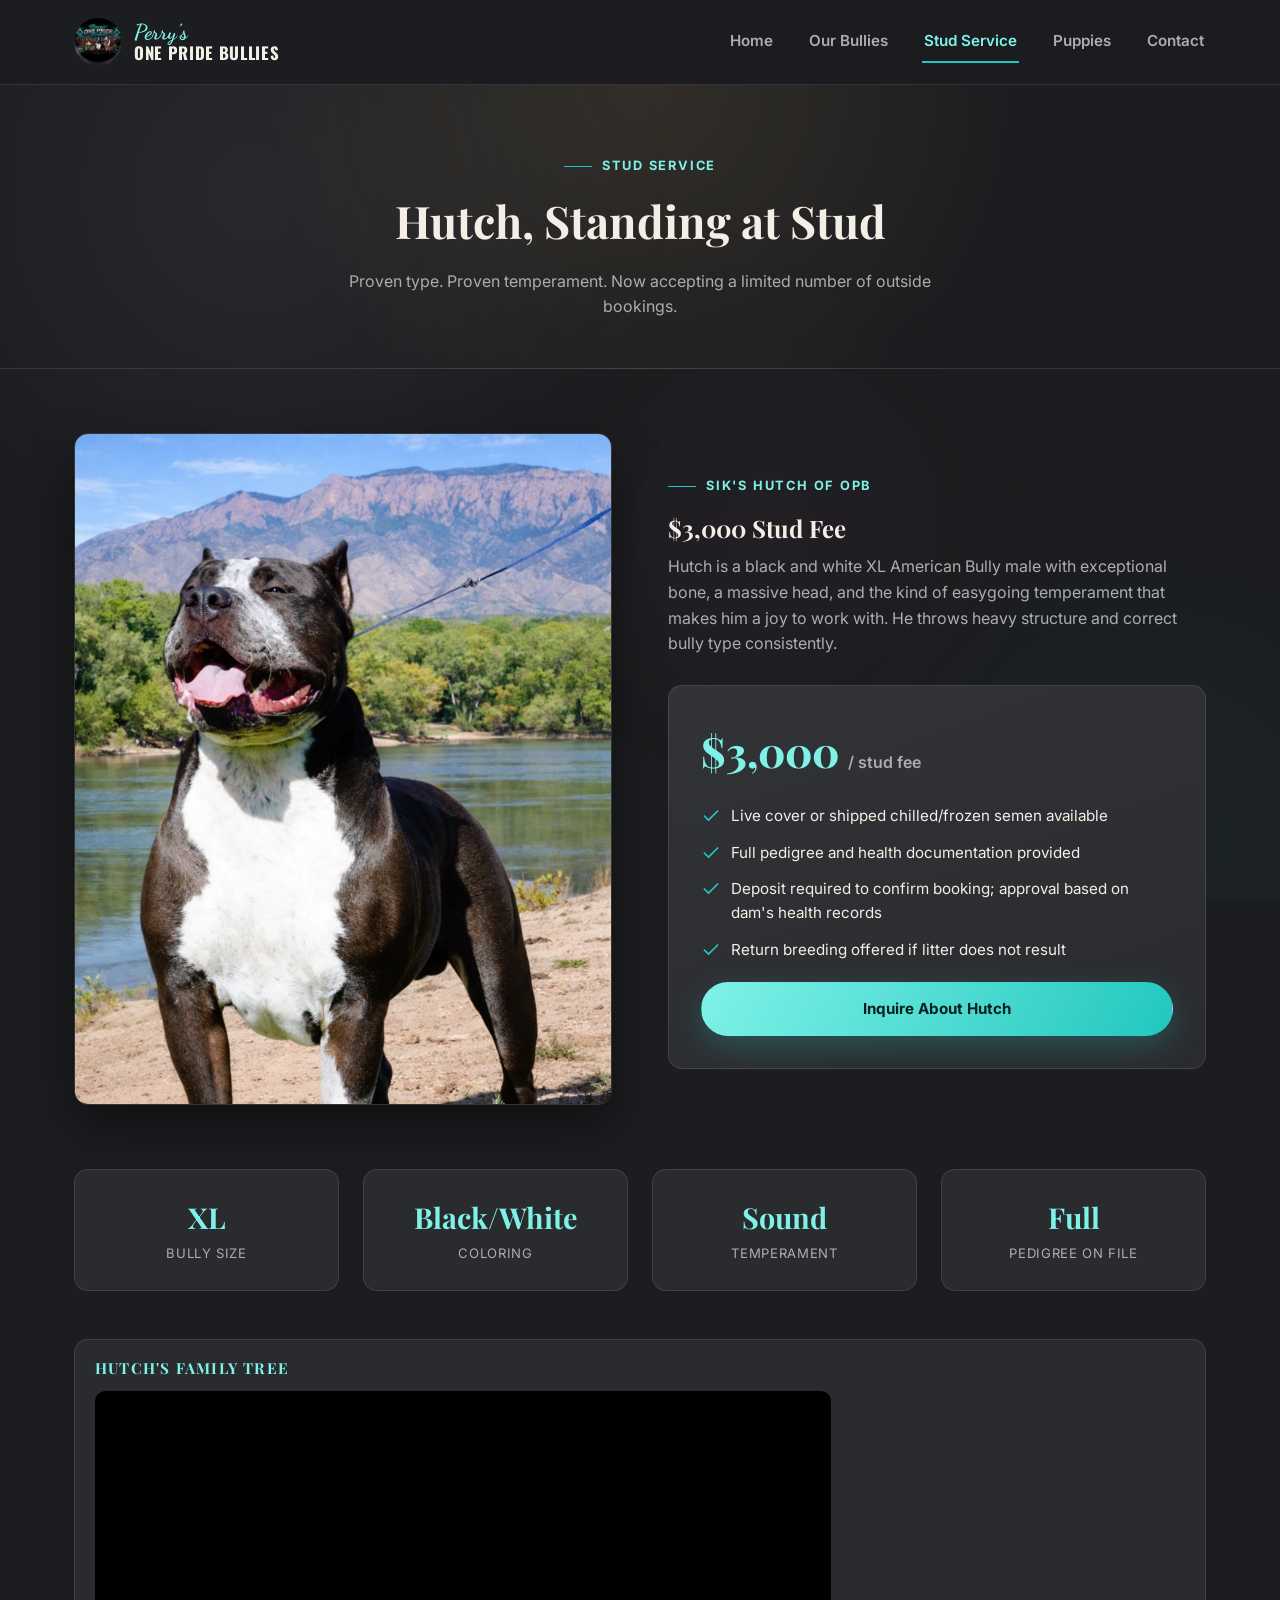
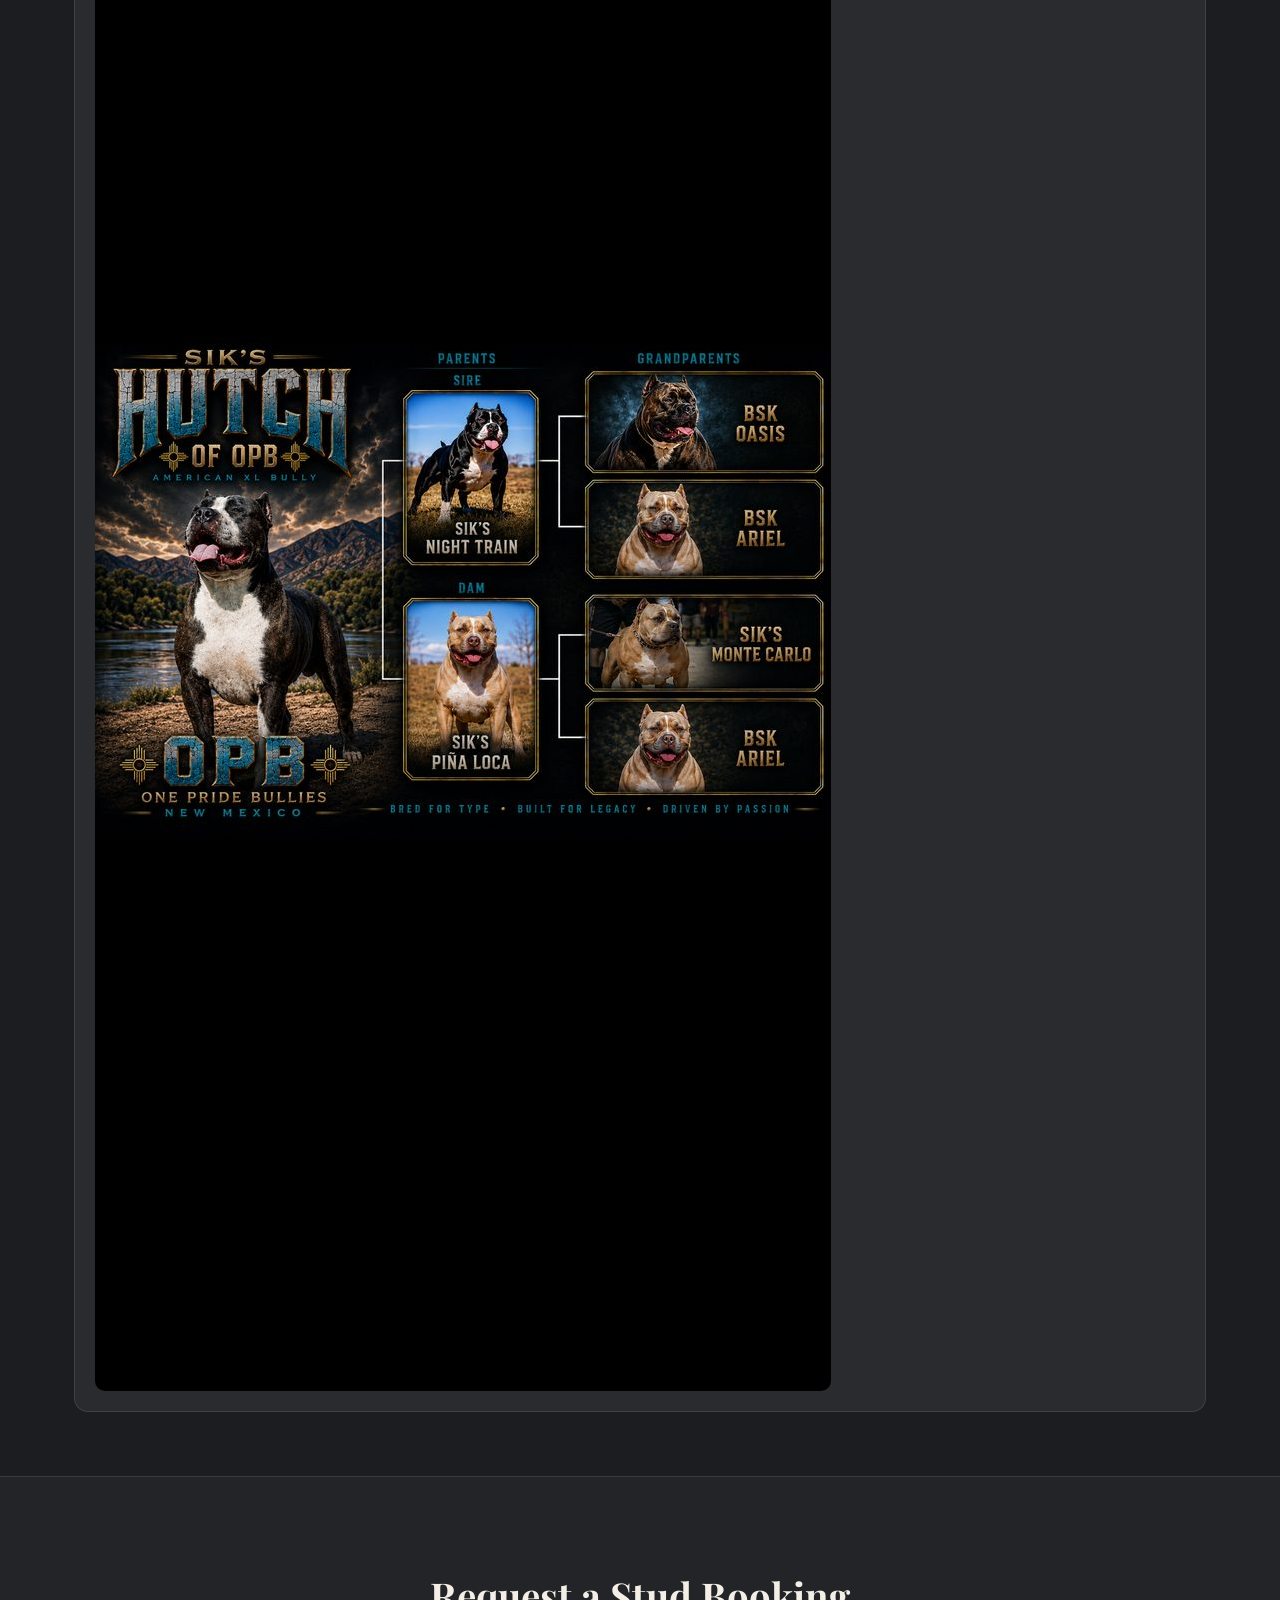
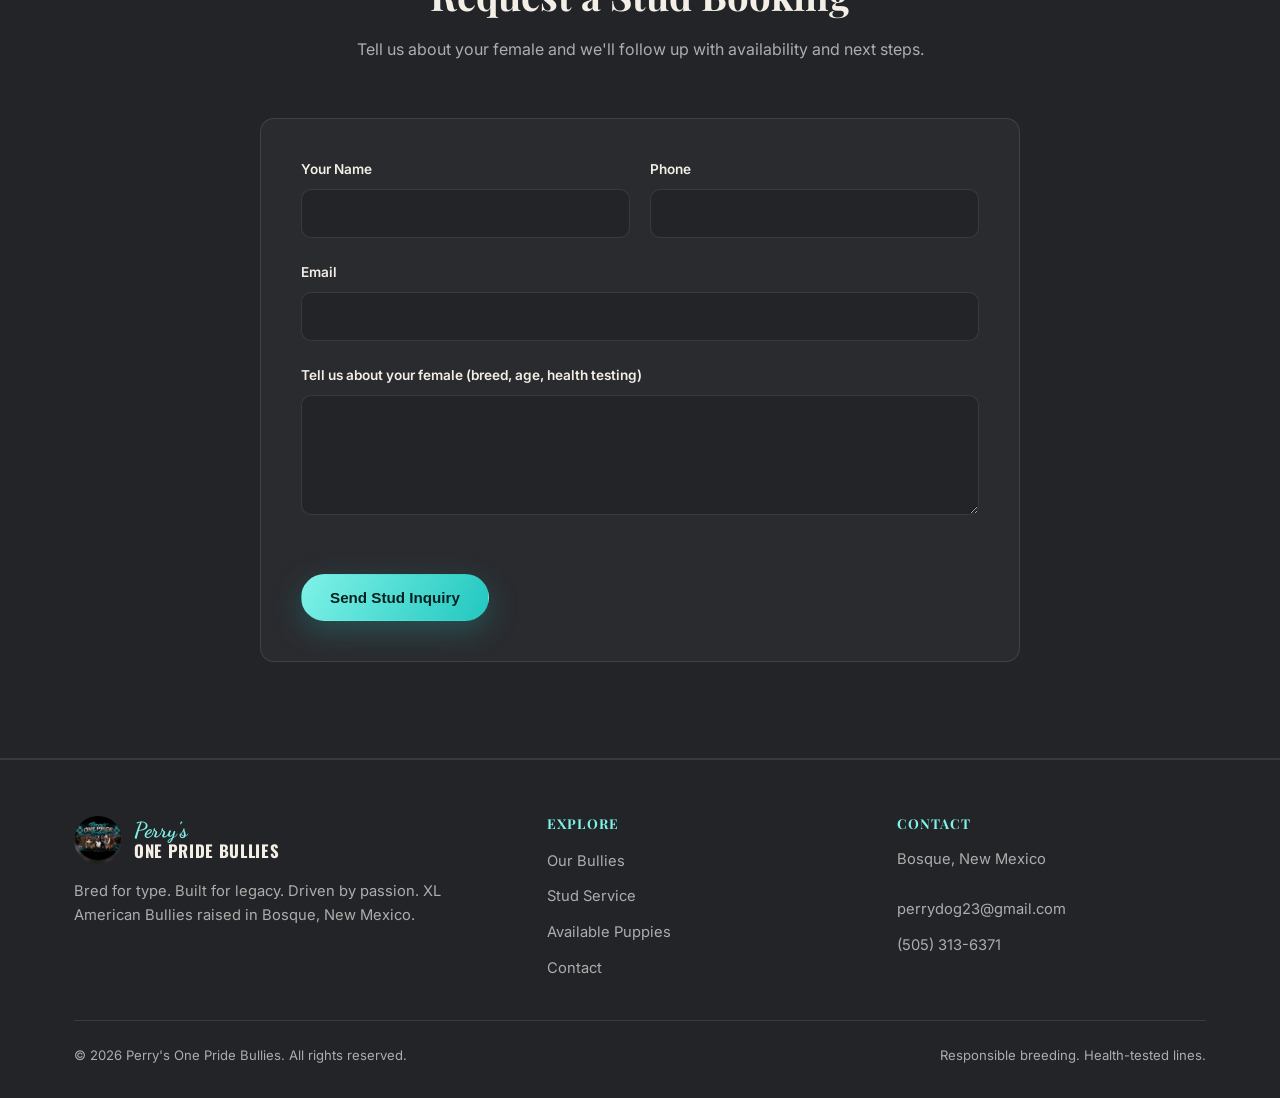
<file: stud-service.html>
<!doctype html>
<html lang="en">
<head>
<meta charset="UTF-8">
<meta name="viewport" content="width=device-width, initial-scale=1.0">
<title>Stud Service | Hutch | Perry's One Pride Bullies</title>
<meta name="description" content="Hutch, XL American Bully stud at Perry's One Pride Bullies. $3,000 stud fee. Live cover or shipped semen available.">
<link rel="preconnect" href="https://fonts.googleapis.com">
<link rel="stylesheet" href="css/styles.css">
</head>
<body>
<div class="smoke-bg" aria-hidden="true"><span></span><span></span><span></span></div>

<header class="site-header">
  <div class="container">
    <a href="index.html" class="brand">
      <img class="zia" src="images/logo.png" alt="Perry's One Pride Bullies logo">
      <span class="brand-text"><span class="line1">Perry's</span><span class="line2">One Pride Bullies</span></span>
    </a>
    <nav class="main-nav">
      <a href="index.html">Home</a>
      <a href="our-bullies.html">Our Bullies</a>
      <a href="stud-service.html" aria-current="page">Stud Service</a>
      <a href="puppies.html">Puppies</a>
      <a href="contact.html">Contact</a>
    </nav>
    <button class="nav-toggle" aria-label="Toggle menu" aria-expanded="false">
      <svg viewBox="0 0 24 24" fill="none" stroke-width="2" stroke-linecap="round"><line x1="3" y1="6" x2="21" y2="6"/><line x1="3" y1="12" x2="21" y2="12"/><line x1="3" y1="18" x2="21" y2="18"/></svg>
    </button>
  </div>
</header>

<section class="page-hero">
  <div class="container">
    <span class="eyebrow" style="justify-content:center;">Stud Service</span>
    <h1>Hutch, Standing at Stud</h1>
    <p>Proven type. Proven temperament. Now accepting a limited number of outside bookings.</p>
  </div>
</section>

<section class="tight">
  <div class="container">
    <div class="stud-hero">
      <img src="images/hutch-main.jpg" alt="Hutch standing by the Rio Grande with the Sandia Mountains behind him">
      <div>
        <span class="eyebrow">Sik's Hutch of OPB</span>
        <h2>$3,000 Stud Fee</h2>
        <p>Hutch is a black and white XL American Bully male with exceptional bone, a massive head, and the kind of easygoing temperament that makes him a joy to work with. He throws heavy structure and correct bully type consistently.</p>

        <div class="price-card">
          <div class="price">$3,000 <span>/ stud fee</span></div>
          <ul class="stud-terms">
            <li>
              <svg viewBox="0 0 24 24" fill="none" stroke-width="2" stroke-linecap="round" stroke-linejoin="round"><polyline points="20 6 9 17 4 12"/></svg>
              Live cover or shipped chilled/frozen semen available
            </li>
            <li>
              <svg viewBox="0 0 24 24" fill="none" stroke-width="2" stroke-linecap="round" stroke-linejoin="round"><polyline points="20 6 9 17 4 12"/></svg>
              Full pedigree and health documentation provided
            </li>
            <li>
              <svg viewBox="0 0 24 24" fill="none" stroke-width="2" stroke-linecap="round" stroke-linejoin="round"><polyline points="20 6 9 17 4 12"/></svg>
              Deposit required to confirm booking; approval based on dam's health records
            </li>
            <li>
              <svg viewBox="0 0 24 24" fill="none" stroke-width="2" stroke-linecap="round" stroke-linejoin="round"><polyline points="20 6 9 17 4 12"/></svg>
              Return breeding offered if litter does not result
            </li>
          </ul>
          <a href="#inquire" class="btn btn-gold btn-block">Inquire About Hutch</a>
        </div>
      </div>
    </div>

    <div class="stat-strip">
      <div class="stat-box"><strong>XL</strong><span>Bully Size</span></div>
      <div class="stat-box"><strong>Black/White</strong><span>Coloring</span></div>
      <div class="stat-box"><strong>Sound</strong><span>Temperament</span></div>
      <div class="stat-box"><strong>Full</strong><span>Pedigree on File</span></div>
    </div>

    <div class="family-tree mt-lg">
      <h4>Hutch's Family Tree</h4>
      <img src="images/hutch-family-tree.jpg" alt="Hutch's pedigree: Sire Sik's Night Train, Dam Sik's Piña Loca, grandparents BSK Oasis, BSK Ariel, Sik's Monte Carlo, BSK Ariel">
    </div>
  </div>
</section>

<section class="section-alt" id="inquire">
  <div class="container">
    <div class="section-head">
      <h2>Request a Stud Booking</h2>
      <p>Tell us about your female and we'll follow up with availability and next steps.</p>
    </div>
    <form class="form-card" style="max-width:760px;margin:0 auto;" action="https://formsubmit.co/perrydog23@gmail.com" method="POST">
      <input type="hidden" name="_subject" value="New stud inquiry — Perry's One Pride Bullies">
      <input type="hidden" name="_template" value="table">
      <input type="hidden" name="_captcha" value="false">
      <input type="hidden" name="_next" value="https://nperry2525-source.github.io/perry-sOPB/thank-you.html">
      <input type="text" name="_honey" style="display:none" tabindex="-1" autocomplete="off">
      <div class="form-grid">
        <div class="field">
          <label for="s-name">Your Name</label>
          <input type="text" id="s-name" name="Name" required>
        </div>
        <div class="field">
          <label for="s-phone">Phone</label>
          <input type="tel" id="s-phone" name="Phone" required>
        </div>
        <div class="field full">
          <label for="s-email">Email</label>
          <input type="email" id="s-email" name="Email" required>
        </div>
        <div class="field full">
          <label for="s-dam">Tell us about your female (breed, age, health testing)</label>
          <textarea id="s-dam" name="Female Details" required></textarea>
        </div>
      </div>
      <button type="submit" class="btn btn-gold mt-lg">Send Stud Inquiry</button>
    </form>
  </div>
</section>

<footer class="site-footer">
  <div class="container">
    <div class="footer-grid">
      <div>
        <a href="index.html" class="brand" style="margin-bottom:16px;">
          <img class="zia" src="images/logo.png" alt="Perry's One Pride Bullies logo">
          <span class="brand-text"><span class="line1">Perry's</span><span class="line2">One Pride Bullies</span></span>
        </a>
        <p>Bred for type. Built for legacy. Driven by passion. XL American Bullies raised in Bosque, New Mexico.</p>
      </div>
      <div>
        <h4>Explore</h4>
        <ul>
          <li><a href="our-bullies.html">Our Bullies</a></li>
          <li><a href="stud-service.html">Stud Service</a></li>
          <li><a href="puppies.html">Available Puppies</a></li>
          <li><a href="contact.html">Contact</a></li>
        </ul>
      </div>
      <div>
        <h4>Contact</h4>
        <ul>
          <li><p>Bosque, New Mexico</p></li>
          <li><a href="mailto:perrydog23@gmail.com">perrydog23@gmail.com</a></li>
          <li><a href="tel:+15053136371">(505) 313-6371</a></li>
        </ul>
      </div>
    </div>
    <div class="footer-bottom">
      <span>&copy; 2026 Perry's One Pride Bullies. All rights reserved.</span>
      <span>Responsible breeding. Health-tested lines.</span>
    </div>
  </div>
</footer>

<script src="js/main.js"></script>
</body>
</html>
</file>
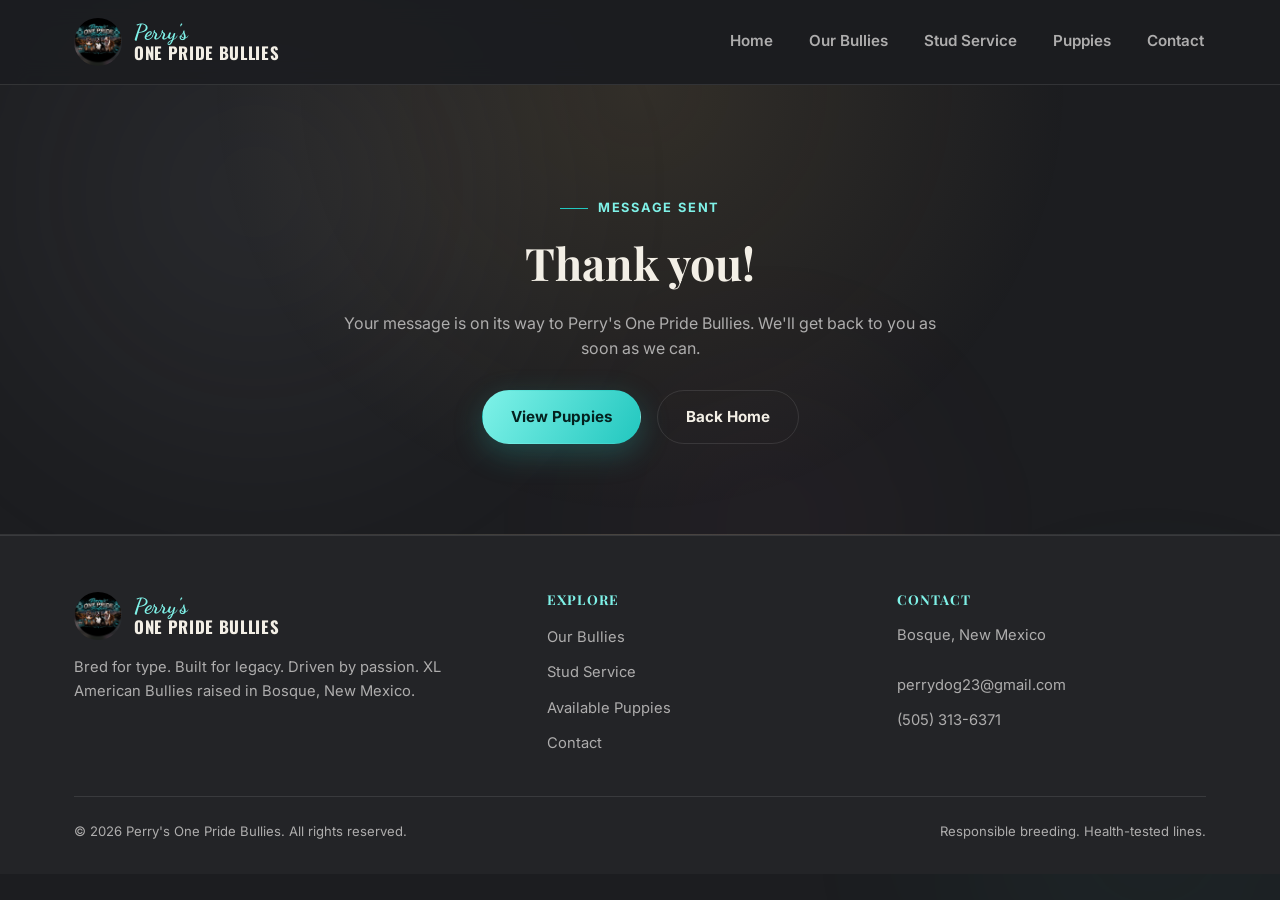
<file: thank-you.html>
<!doctype html>
<html lang="en">
<head>
<meta charset="UTF-8">
<meta name="viewport" content="width=device-width, initial-scale=1.0">
<title>Thank You | Perry's One Pride Bullies</title>
<meta name="description" content="Thank you for reaching out to Perry's One Pride Bullies.">
<meta name="robots" content="noindex">
<link rel="preconnect" href="https://fonts.googleapis.com">
<link rel="stylesheet" href="css/styles.css">
</head>
<body>
<div class="smoke-bg" aria-hidden="true"><span></span><span></span><span></span></div>

<header class="site-header">
  <div class="container">
    <a href="index.html" class="brand">
      <img class="zia" src="images/logo.png" alt="Perry's One Pride Bullies logo">
      <span class="brand-text"><span class="line1">Perry's</span><span class="line2">One Pride Bullies</span></span>
    </a>
    <nav class="main-nav">
      <a href="index.html">Home</a>
      <a href="our-bullies.html">Our Bullies</a>
      <a href="stud-service.html">Stud Service</a>
      <a href="puppies.html">Puppies</a>
      <a href="contact.html">Contact</a>
    </nav>
    <button class="nav-toggle" aria-label="Toggle menu" aria-expanded="false">
      <svg viewBox="0 0 24 24" fill="none" stroke-width="2" stroke-linecap="round"><line x1="3" y1="6" x2="21" y2="6"/><line x1="3" y1="12" x2="21" y2="12"/><line x1="3" y1="18" x2="21" y2="18"/></svg>
    </button>
  </div>
</header>

<section class="page-hero" style="min-height:50vh; display:flex; align-items:center;">
  <div class="container">
    <span class="eyebrow" style="justify-content:center;">Message Sent</span>
    <h1>Thank you!</h1>
    <p>Your message is on its way to Perry's One Pride Bullies. We'll get back to you as soon as we can.</p>
    <div class="hero-cta" style="justify-content:center; margin-top:28px;">
      <a href="puppies.html" class="btn btn-gold">View Puppies</a>
      <a href="index.html" class="btn btn-outline">Back Home</a>
    </div>
  </div>
</section>

<footer class="site-footer">
  <div class="container">
    <div class="footer-grid">
      <div>
        <a href="index.html" class="brand" style="margin-bottom:16px;">
          <img class="zia" src="images/logo.png" alt="Perry's One Pride Bullies logo">
          <span class="brand-text"><span class="line1">Perry's</span><span class="line2">One Pride Bullies</span></span>
        </a>
        <p>Bred for type. Built for legacy. Driven by passion. XL American Bullies raised in Bosque, New Mexico.</p>
      </div>
      <div>
        <h4>Explore</h4>
        <ul>
          <li><a href="our-bullies.html">Our Bullies</a></li>
          <li><a href="stud-service.html">Stud Service</a></li>
          <li><a href="puppies.html">Available Puppies</a></li>
          <li><a href="contact.html">Contact</a></li>
        </ul>
      </div>
      <div>
        <h4>Contact</h4>
        <ul>
          <li><p>Bosque, New Mexico</p></li>
          <li><a href="mailto:perrydog23@gmail.com">perrydog23@gmail.com</a></li>
          <li><a href="tel:+15053136371">(505) 313-6371</a></li>
        </ul>
      </div>
    </div>
    <div class="footer-bottom">
      <span>&copy; 2026 Perry's One Pride Bullies. All rights reserved.</span>
      <span>Responsible breeding. Health-tested lines.</span>
    </div>
  </div>
</footer>

<script src="js/main.js"></script>
</body>
</html>
</file>
<file: css/styles.css>
@import url('https://fonts.googleapis.com/css2?family=Playfair+Display:ital,wght@0,500;0,600;0,700;0,800;1,600&family=Dancing+Script:wght@600;700&family=Oswald:wght@500;600;700&family=Inter:wght@400;500;600;700&display=swap');

:root {
  --bg: #1c1d20;
  --bg-alt: #232427;
  --surface: #2a2b2f;
  --surface-2: #323337;
  --text: #f3efe6;
  --muted: #aeadad;
  --gold: #22c7bf;
  --gold-bright: #7ff2e8;
  --teal: #22c7bf;
  --teal-bright: #7ff2e8;
  --blue: #5b7cfa;
  --pink: #ec6fa8;
  --border: rgba(255, 255, 255, 0.1);
  --radius: 14px;
  --shadow: 0 20px 50px rgba(0, 0, 0, 0.45);
}

/* ---------- Smoke background ---------- */
.smoke-bg {
  position: fixed;
  inset: 0;
  z-index: 0;
  overflow: hidden;
  pointer-events: none;
}
.smoke-bg span {
  position: absolute;
  border-radius: 50%;
  filter: blur(70px);
  opacity: 0.5;
  background: radial-gradient(circle, rgba(210, 210, 215, 0.16), rgba(210, 210, 215, 0) 70%);
}
.smoke-bg span:nth-child(1) {
  width: 60vw;
  height: 60vw;
  top: -15vw;
  left: -10vw;
  animation: smoke-drift-1 38s ease-in-out infinite alternate;
}
.smoke-bg span:nth-child(2) {
  width: 50vw;
  height: 50vw;
  bottom: -20vw;
  right: -15vw;
  background: radial-gradient(circle, rgba(34, 199, 191, 0.10), rgba(34, 199, 191, 0) 70%);
  animation: smoke-drift-2 44s ease-in-out infinite alternate;
}
.smoke-bg span:nth-child(3) {
  width: 40vw;
  height: 40vw;
  top: 30vh;
  left: 40vw;
  background: radial-gradient(circle, rgba(236, 111, 168, 0.08), rgba(236, 111, 168, 0) 70%);
  animation: smoke-drift-3 50s ease-in-out infinite alternate;
}
@keyframes smoke-drift-1 {
  from { transform: translate(0, 0) scale(1); }
  to { transform: translate(6vw, 8vh) scale(1.15); }
}
@keyframes smoke-drift-2 {
  from { transform: translate(0, 0) scale(1); }
  to { transform: translate(-8vw, -6vh) scale(1.1); }
}
@keyframes smoke-drift-3 {
  from { transform: translate(0, 0) scale(1); }
  to { transform: translate(-5vw, 6vh) scale(1.2); }
}
@media (prefers-reduced-motion: reduce) {
  .smoke-bg span { animation: none; }
}

.site-header, section, footer.site-footer { position: relative; z-index: 1; }

* { box-sizing: border-box; }

html { scroll-behavior: smooth; }

body {
  margin: 0;
  background: var(--bg);
  color: var(--text);
  font-family: 'Inter', system-ui, sans-serif;
  font-size: 16px;
  line-height: 1.6;
  -webkit-font-smoothing: antialiased;
}

img { max-width: 100%; display: block; }

a { color: inherit; text-decoration: none; }

h1, h2, h3, h4 {
  font-family: 'Playfair Display', Georgia, serif;
  font-weight: 700;
  line-height: 1.15;
  margin: 0 0 0.5em;
}

p { margin: 0 0 1em; color: var(--muted); }

.container {
  width: 100%;
  max-width: 1180px;
  margin: 0 auto;
  padding: 0 24px;
}

/* ---------- Logo mark ---------- */
.zia {
  width: 48px;
  height: 48px;
  flex-shrink: 0;
  border-radius: 50%;
  object-fit: cover;
}
.zia circle, .zia line { stroke: var(--gold); stroke-width: 3; }
.zia circle { fill: none; }

/* ---------- Header ---------- */
.site-header {
  position: sticky;
  top: 0;
  z-index: 100;
  background: rgba(28, 29, 32, 0.85);
  backdrop-filter: blur(12px);
  border-bottom: 1px solid var(--border);
}
.site-header .container {
  display: flex;
  align-items: center;
  justify-content: space-between;
  height: 84px;
}
.brand {
  display: flex;
  align-items: center;
  gap: 12px;
}
.brand-text {
  display: flex;
  flex-direction: column;
  line-height: 1.1;
}
.brand-text .line1 {
  font-family: 'Dancing Script', cursive;
  font-size: 1.35rem;
  font-weight: 700;
  color: var(--teal-bright);
  line-height: 1;
}
.brand-text .line2 {
  font-family: 'Oswald', sans-serif;
  font-size: 1.05rem;
  font-weight: 700;
  letter-spacing: 0.04em;
  text-transform: uppercase;
  color: var(--text);
}

nav.main-nav { display: flex; gap: 32px; }
nav.main-nav a {
  font-size: 0.95rem;
  font-weight: 600;
  color: var(--muted);
  padding: 8px 2px;
  border-bottom: 2px solid transparent;
  transition: color 200ms ease, border-color 200ms ease;
}
nav.main-nav a:hover,
nav.main-nav a[aria-current="page"] {
  color: var(--gold-bright);
  border-color: var(--gold);
}

.nav-toggle {
  display: none;
  background: none;
  border: 1px solid var(--border);
  border-radius: 8px;
  padding: 10px;
  cursor: pointer;
}
.nav-toggle svg { width: 22px; height: 22px; stroke: var(--text); }

/* ---------- Buttons ---------- */
.btn {
  display: inline-flex;
  align-items: center;
  justify-content: center;
  gap: 8px;
  padding: 14px 28px;
  border-radius: 999px;
  font-weight: 700;
  font-size: 0.95rem;
  cursor: pointer;
  border: 1px solid transparent;
  transition: transform 180ms ease, box-shadow 180ms ease, background 180ms ease, color 180ms ease;
  min-height: 44px;
}
.btn:hover { transform: translateY(-2px); }
.btn-gold {
  background: linear-gradient(120deg, var(--gold-bright), var(--gold));
  color: #04211f;
  box-shadow: 0 10px 30px rgba(34, 199, 191, 0.25);
}
.btn-outline {
  background: transparent;
  border-color: var(--border);
  color: var(--text);
}
.btn-outline:hover { border-color: var(--gold); color: var(--gold-bright); }
.btn-block { width: 100%; }

/* ---------- Hero ---------- */
.hero {
  position: relative;
  min-height: 86vh;
  display: flex;
  align-items: center;
  overflow: hidden;
  background: radial-gradient(circle at 20% 15%, rgba(34, 199, 191, 0.14), transparent 45%),
              radial-gradient(circle at 85% 80%, rgba(91, 124, 250, 0.14), transparent 45%),
              var(--bg);
  border-bottom: 1px solid var(--border);
}
.hero .container {
  display: grid;
  grid-template-columns: 1.1fr 1fr;
  gap: 48px;
  align-items: center;
  padding-top: 40px;
  padding-bottom: 40px;
}
.eyebrow {
  display: inline-flex;
  align-items: center;
  gap: 10px;
  text-transform: uppercase;
  letter-spacing: 0.14em;
  font-size: 0.8rem;
  font-weight: 700;
  color: var(--gold-bright);
  margin-bottom: 18px;
}
.eyebrow::before {
  content: '';
  width: 28px;
  height: 1px;
  background: var(--gold);
}
.hero h1 { font-size: clamp(2.4rem, 4.5vw, 3.6rem); margin-bottom: 20px; }
.hero h1 .accent {
  background: linear-gradient(120deg, var(--gold-bright), var(--pink));
  -webkit-background-clip: text;
  background-clip: text;
  color: transparent;
}
.hero-lede { font-size: 1.1rem; max-width: 46ch; }
.hero-cta { display: flex; gap: 16px; margin-top: 28px; flex-wrap: wrap; }
.hero-media {
  position: relative;
  border-radius: var(--radius);
  overflow: hidden;
  box-shadow: var(--shadow);
  border: 1px solid var(--border);
  aspect-ratio: 4/5;
}
.hero-media img { width: 100%; height: 100%; object-fit: cover; }
.hero-stats {
  display: flex;
  gap: 28px;
  margin-top: 36px;
  flex-wrap: wrap;
}
.hero-stats div strong {
  display: block;
  font-family: 'Playfair Display', serif;
  font-size: 1.6rem;
  color: var(--gold-bright);
}
.hero-stats div span { font-size: 0.82rem; color: var(--muted); text-transform: uppercase; letter-spacing: 0.06em; }

/* ---------- Section scaffolding ---------- */
section { padding: 96px 0; }
section.tight { padding: 64px 0; }
.section-head { max-width: 640px; margin: 0 auto 56px; text-align: center; }
.section-head h2 { font-size: clamp(1.8rem, 3vw, 2.6rem); }
.section-alt { background: var(--bg-alt); border-top: 1px solid var(--border); border-bottom: 1px solid var(--border); }

/* ---------- Dog cards (home preview) ---------- */
.dog-grid {
  display: grid;
  grid-template-columns: repeat(3, 1fr);
  gap: 28px;
}
.dog-card {
  background: var(--surface);
  border: 1px solid var(--border);
  border-radius: var(--radius);
  overflow: hidden;
  transition: transform 220ms ease, border-color 220ms ease;
}
.dog-card:hover { transform: translateY(-6px); border-color: var(--gold); }
.dog-card .media { aspect-ratio: 3/4; overflow: hidden; }
.dog-card .media img { width: 100%; height: 100%; object-fit: cover; transition: transform 400ms ease; }
.dog-card:hover .media img { transform: scale(1.05); }
.dog-card .body { padding: 22px 24px 26px; }
.dog-card .tag {
  display: inline-block;
  font-size: 0.72rem;
  font-weight: 700;
  text-transform: uppercase;
  letter-spacing: 0.08em;
  color: var(--pink);
  margin-bottom: 8px;
}
.dog-card h3 { font-size: 1.4rem; margin-bottom: 6px; }
.dog-card .meta { font-size: 0.9rem; color: var(--muted); margin-bottom: 14px; }
.dog-card a.card-link { font-weight: 700; color: var(--gold-bright); font-size: 0.9rem; display: inline-flex; align-items: center; gap: 6px; }

/* ---------- Profile sections (Our Bullies page) ---------- */
.profile {
  display: grid;
  grid-template-columns: 0.9fr 1.1fr;
  gap: 56px;
  align-items: center;
  padding: 88px 0;
  border-bottom: 1px solid var(--border);
}
.profile:last-child { border-bottom: none; }
.profile.reverse { grid-template-columns: 1.1fr 0.9fr; }
.profile.reverse .profile-media { order: 2; }
.profile-media img {
  border-radius: var(--radius);
  border: 1px solid var(--border);
  box-shadow: var(--shadow);
  width: 100%;
  object-fit: cover;
  aspect-ratio: 4/5;
}
.profile-gallery { display: grid; grid-template-columns: 1fr 1fr; gap: 14px; }
.profile-gallery img { border-radius: 10px; aspect-ratio: 1/1; }
.profile-badges { display: flex; gap: 10px; flex-wrap: wrap; margin: 16px 0 20px; }
.badge {
  font-size: 0.78rem;
  font-weight: 700;
  padding: 7px 14px;
  border-radius: 999px;
  border: 1px solid var(--border);
  color: var(--muted);
  text-transform: uppercase;
  letter-spacing: 0.05em;
}
.badge.gold { color: var(--gold-bright); border-color: rgba(217,178,106,0.4); }
.badge.pink { color: var(--pink); border-color: rgba(236,111,168,0.4); }
.badge.blue { color: var(--blue); border-color: rgba(91,124,250,0.4); }

.family-tree {
  margin-top: 36px;
  padding: 20px;
  background: var(--surface);
  border: 1px solid var(--border);
  border-radius: var(--radius);
}
.family-tree h4 {
  font-size: 0.95rem;
  text-transform: uppercase;
  letter-spacing: 0.08em;
  color: var(--gold-bright);
  margin-bottom: 14px;
}
.family-tree img { border-radius: 10px; }

/* ---------- Stud page ---------- */
.stud-hero {
  display: grid;
  grid-template-columns: 1fr 1fr;
  gap: 56px;
  align-items: center;
}
.stud-hero img {
  border-radius: var(--radius);
  border: 1px solid var(--border);
  box-shadow: var(--shadow);
  aspect-ratio: 4/5;
  object-fit: cover;
  width: 100%;
}
.price-card {
  background: linear-gradient(160deg, var(--surface-2), var(--surface));
  border: 1px solid var(--border);
  border-radius: var(--radius);
  padding: 32px;
  margin-top: 28px;
}
.price-card .price {
  font-family: 'Playfair Display', serif;
  font-size: 2.6rem;
  font-weight: 800;
  color: var(--gold-bright);
}
.price-card .price span { font-size: 1rem; color: var(--muted); font-family: 'Inter', sans-serif; font-weight: 600; }
.stud-terms { list-style: none; margin: 20px 0; padding: 0; display: grid; gap: 12px; }
.stud-terms li { display: flex; gap: 10px; color: var(--text); font-size: 0.95rem; }
.stud-terms li svg { width: 20px; height: 20px; flex-shrink: 0; stroke: var(--gold); margin-top: 2px; }

.stat-strip {
  display: grid;
  grid-template-columns: repeat(4, 1fr);
  gap: 24px;
  margin-top: 64px;
}
.stat-box {
  text-align: center;
  padding: 24px;
  background: var(--surface);
  border: 1px solid var(--border);
  border-radius: var(--radius);
}
.stat-box strong { display: block; font-family: 'Playfair Display', serif; font-size: 1.8rem; color: var(--gold-bright); }
.stat-box span { font-size: 0.82rem; color: var(--muted); text-transform: uppercase; letter-spacing: 0.05em; }

/* ---------- Puppies grid ---------- */
.puppy-grid {
  display: grid;
  grid-template-columns: repeat(3, 1fr);
  gap: 28px;
}
.puppy-card {
  background: var(--surface);
  border: 1px solid var(--border);
  border-radius: var(--radius);
  overflow: hidden;
  display: flex;
  flex-direction: column;
}
.puppy-card .media { aspect-ratio: 1/1; overflow: hidden; }
.puppy-card .media img { width: 100%; height: 100%; object-fit: cover; }
.puppy-card .body { padding: 20px 22px 24px; display: flex; flex-direction: column; flex: 1; }
.puppy-card .cross-tag {
  display: block;
  font-size: 0.72rem;
  font-weight: 700;
  text-transform: uppercase;
  letter-spacing: 0.08em;
  color: var(--gold-bright);
  margin-bottom: 6px;
}
.puppy-card h3 { font-size: 1.25rem; margin-bottom: 4px; }
.puppy-card .sex-tag {
  align-self: flex-start;
  font-size: 0.7rem;
  font-weight: 700;
  text-transform: uppercase;
  letter-spacing: 0.06em;
  padding: 4px 10px;
  border-radius: 999px;
  margin-bottom: 10px;
}
.sex-tag.boy { background: rgba(91,124,250,0.15); color: var(--blue); }
.sex-tag.girl { background: rgba(236,111,168,0.15); color: var(--pink); }
.puppy-card .price-row {
  display: flex;
  align-items: center;
  justify-content: space-between;
  margin-top: auto;
  padding-top: 14px;
  border-top: 1px solid var(--border);
}
.puppy-card .price-row .amount { font-family: 'Playfair Display', serif; font-weight: 800; font-size: 1.3rem; color: var(--gold-bright); }
.puppy-card .price-row a { font-weight: 700; font-size: 0.85rem; color: var(--text); }

/* ---------- Forms ---------- */
.form-card {
  background: var(--surface);
  border: 1px solid var(--border);
  border-radius: var(--radius);
  padding: 40px;
}
.form-grid { display: grid; grid-template-columns: 1fr 1fr; gap: 20px; }
.form-grid .full { grid-column: 1 / -1; }
label { display: block; font-size: 0.85rem; font-weight: 600; margin-bottom: 8px; color: var(--text); }
input, select, textarea {
  width: 100%;
  padding: 14px 16px;
  border-radius: 10px;
  border: 1px solid var(--border);
  background: var(--bg-alt);
  color: var(--text);
  font-family: 'Inter', sans-serif;
  font-size: 0.95rem;
  min-height: 44px;
}
textarea { min-height: 120px; resize: vertical; }
input:focus, select:focus, textarea:focus {
  outline: none;
  border-color: var(--gold);
  box-shadow: 0 0 0 3px rgba(34, 199, 191, 0.18);
}
.field { margin-bottom: 4px; }

/* ---------- Footer ---------- */
footer.site-footer {
  border-top: 1px solid var(--border);
  padding: 56px 0 32px;
  background: var(--bg-alt);
}
.footer-grid {
  display: grid;
  grid-template-columns: 1.4fr 1fr 1fr;
  gap: 40px;
  margin-bottom: 40px;
}
.footer-grid h4 {
  font-size: 0.85rem;
  text-transform: uppercase;
  letter-spacing: 0.08em;
  color: var(--gold-bright);
  margin-bottom: 16px;
}
.footer-grid ul { list-style: none; margin: 0; padding: 0; display: grid; gap: 10px; }
.footer-grid a, .footer-grid p { color: var(--muted); font-size: 0.92rem; }
.footer-grid a:hover { color: var(--gold-bright); }
.footer-bottom {
  border-top: 1px solid var(--border);
  padding-top: 24px;
  display: flex;
  justify-content: space-between;
  color: var(--muted);
  font-size: 0.82rem;
  flex-wrap: wrap;
  gap: 10px;
}

/* ---------- Page hero (interior pages) ---------- */
.page-hero {
  padding: 64px 0 48px;
  text-align: center;
  border-bottom: 1px solid var(--border);
  background: radial-gradient(circle at 50% 0%, rgba(217,178,106,0.12), transparent 55%);
}
.page-hero h1 { font-size: clamp(2rem, 4vw, 2.8rem); }
.page-hero p { max-width: 60ch; margin: 0 auto; }

/* ---------- Utility ---------- */
.text-center { text-align: center; }
.mt-lg { margin-top: 48px; }

/* ---------- Responsive ---------- */
@media (max-width: 1024px) {
  .dog-grid { grid-template-columns: repeat(2, 1fr); }
  .puppy-grid { grid-template-columns: repeat(2, 1fr); }
  .stat-strip { grid-template-columns: repeat(2, 1fr); }
  .footer-grid { grid-template-columns: 1fr 1fr; }
}

@media (max-width: 860px) {
  nav.main-nav {
    position: fixed;
    top: 84px;
    left: 0;
    right: 0;
    background: var(--bg);
    border-bottom: 1px solid var(--border);
    flex-direction: column;
    gap: 0;
    padding: 8px 24px 20px;
    transform: translateY(-130%);
    transition: transform 260ms ease;
  }
  nav.main-nav.open { transform: translateY(0); }
  nav.main-nav a { padding: 14px 0; border-bottom: 1px solid var(--border); }
  .nav-toggle { display: inline-flex; }

  .hero .container { grid-template-columns: 1fr; }
  .hero-media { order: -1; }
  .profile, .profile.reverse { grid-template-columns: 1fr; }
  .profile.reverse .profile-media { order: 0; }
  .stud-hero { grid-template-columns: 1fr; }
}

@media (max-width: 640px) {
  section { padding: 64px 0; }
  .dog-grid, .puppy-grid { grid-template-columns: 1fr; }
  .form-grid { grid-template-columns: 1fr; }
  .stat-strip { grid-template-columns: 1fr 1fr; }
  .footer-grid { grid-template-columns: 1fr; }
  .hero-stats { gap: 20px; }
}
</file>
